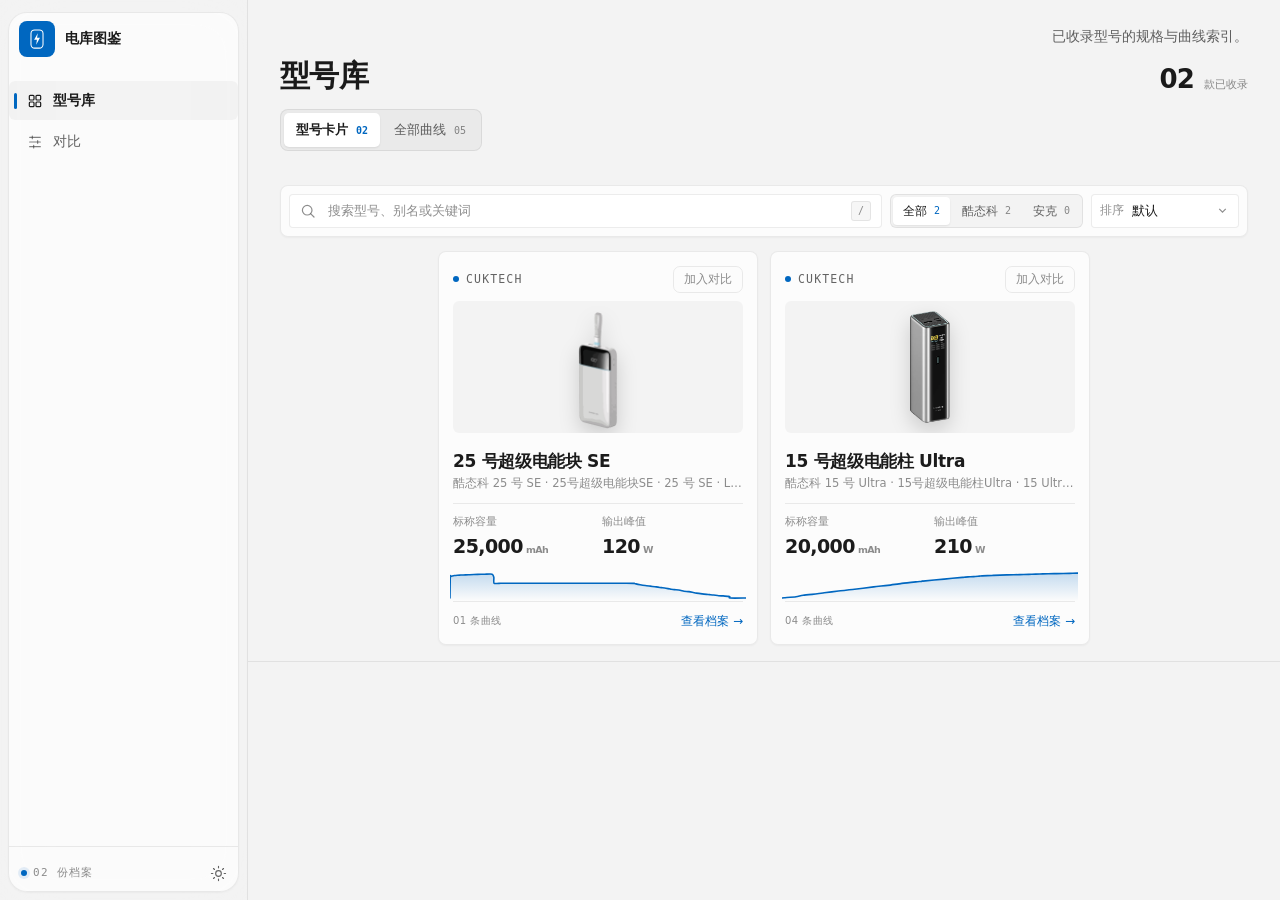
<file: index.html>
<!doctype html>
<html lang="zh-CN" data-theme="light">
<head>
  <meta charset="utf-8">
  <meta name="viewport" content="width=device-width, initial-scale=1">
  <meta name="color-scheme" content="light dark">
  <meta name="theme-color" content="#f3f3f3">
  <title>型号库 · 电库图鉴</title>
  <meta name="description" content="酷态科与安克充电宝的型号索引：容量、功率、接口、协议与曲线数量。">
  <meta property="og:type" content="website">
  <meta property="og:title" content="型号库 · 电库图鉴">
  <meta property="og:description" content="搜索、筛选、排序，进入每一款充电宝的完整档案。">
  <meta property="og:image" content="assets/img/og-cover.png">
  <link rel="icon" href="assets/img/favicon.svg?v=3" type="image/svg+xml">
  <link rel="apple-touch-icon" href="assets/img/apple-touch-icon.png">
  <link rel="stylesheet" href="assets/css/main.css?v=20261049">
  <link rel="stylesheet" href="assets/css/fluent.css?v=20261110">
  <script>
    (function () {
      document.documentElement.classList.add('js');
      try {
        var saved = localStorage.getItem('atlas-theme');
        if (saved === 'light' || saved === 'dark') document.documentElement.dataset.theme = saved;
      } catch (e) {}
    })();
  </script>
  <script src="assets/js/charts.js?v=20261107" defer></script>
  <script src="assets/js/app.js?v=20261111" defer></script>
</head>
<body data-page="library">
  <a class="skip-link" href="#main">跳到主要内容</a>

  <div class="ambient" aria-hidden="true">
    <span class="ambient-glow ambient-glow-a"></span>
    <span class="ambient-glow ambient-glow-b"></span>
    <span class="ambient-grid"></span>
    <span class="ambient-noise"></span>
  </div>

  <header class="site-header" id="top">
    <div class="header-inner">
      <a class="brand" href="index.html" aria-label="电库图鉴，返回型号库">
        <span class="brand-mark" aria-hidden="true">
          <svg viewBox="0 0 32 32" fill="none">
            <rect x="7.25" y="2.75" width="17.5" height="26.5" rx="5.25" stroke="currentColor" stroke-width="1.5"/>
            <path d="M17.2 7.8 11.8 17h4.1l-1.1 7.2 5.5-9.9h-4.2l1.1-6.5Z" fill="currentColor"/>
          </svg>
        </span>
        <span class="brand-type"><strong>电库图鉴</strong></span>
      </a>

      <nav class="desktop-nav" aria-label="主导航">
        <a href="index.html" class="nav-link is-active" aria-current="page"><svg class="nav-icon" viewBox="0 0 24 24" fill="none" stroke="currentColor" stroke-width="1.8" stroke-linecap="round" stroke-linejoin="round" aria-hidden="true"><rect x="3.5" y="3.5" width="7" height="7" rx="1.4"/><rect x="13.5" y="3.5" width="7" height="7" rx="1.4"/><rect x="3.5" y="13.5" width="7" height="7" rx="1.4"/><rect x="13.5" y="13.5" width="7" height="7" rx="1.4"/></svg><span>型号库</span></a>
        <a href="compare.html" class="nav-link"><svg class="nav-icon" viewBox="0 0 24 24" fill="none" stroke="currentColor" stroke-width="1.8" stroke-linecap="round" stroke-linejoin="round" aria-hidden="true"><path d="M4 5h16M4 12h16M4 19h16"/><path d="M8 3v4M16 10v4M10 17v4"/></svg><span>对比</span></a>
      </nav>

      <div class="header-tools">
        <span class="header-status" id="headerStatus"><i aria-hidden="true"></i><span data-header-status>档案就绪</span></span>
        <button class="icon-button theme-toggle" id="themeToggle" type="button" aria-label="切换浅色主题" title="切换主题">
          <svg class="icon-sun" viewBox="0 0 24 24" aria-hidden="true"><circle cx="12" cy="12" r="4"></circle><path d="M12 2v2M12 20v2M4.93 4.93l1.42 1.42M17.66 17.66l1.41 1.41M2 12h2M20 12h2M4.93 19.07l1.42-1.42M17.66 6.34l1.41-1.41"></path></svg>
          <svg class="icon-moon" viewBox="0 0 24 24" aria-hidden="true"><path d="M20.3 14.3A8.5 8.5 0 0 1 9.7 3.7 8.5 8.5 0 1 0 20.3 14.3Z"></path></svg>
        </button>
        <button class="icon-button menu-toggle" id="menuToggle" type="button" aria-label="打开菜单" aria-expanded="false" aria-controls="mobileMenu"><span></span><span></span></button>
      </div>
    </div>

    <div class="mobile-menu" id="mobileMenu" hidden>
      <nav aria-label="移动端导航">
        <a href="index.html">型号库</a>
        <a href="compare.html">对比</a>
        <a href="index.html?view=curves">全部曲线</a>
      </nav>
    </div>
  </header>

  <main id="main">
    <section class="section page-shell page-intro" id="library" aria-labelledby="libraryTitle">
      <div class="page-intro-row">
        <div>
          <h1 id="libraryTitle">型号库</h1>
        </div>
        <div class="page-intro-side">
          <p class="page-intro-lede">已收录型号的规格与曲线索引。</p>
          <div class="section-count"><strong data-library-count>00</strong><span>款已收录</span></div>
        </div>
      </div>

      <div class="library-viewbar">
        <div class="view-switch" role="tablist" aria-label="型号库视图">
          <button class="view-switch-button is-active" type="button" data-library-view="cards" role="tab" aria-selected="true">型号卡片 <span data-view-count="cards">00</span></button>
          <button class="view-switch-button" type="button" data-library-view="curves" role="tab" aria-selected="false">全部曲线 <span data-view-count="curves">00</span></button>
        </div>
      </div>

      <div class="library-toolbar" role="search">
        <label class="search-field" for="searchInput">
          <svg viewBox="0 0 20 20" aria-hidden="true"><circle cx="9" cy="9" r="6"></circle><path d="m13.5 13.5 4 4"></path></svg>
          <input id="searchInput" type="search" placeholder="搜索型号、别名或关键词" autocomplete="off">
          <kbd>/</kbd>
        </label>

        <div class="filter-pills" role="group" aria-label="按品牌筛选">
          <button class="filter-pill is-active" type="button" data-filter="all" aria-pressed="true">全部 <span data-filter-count="all">0</span></button>
          <button class="filter-pill" type="button" data-filter="cuktech" aria-pressed="false">酷态科 <span data-filter-count="cuktech">0</span></button>
          <button class="filter-pill" type="button" data-filter="anker" aria-pressed="false">安克 <span data-filter-count="anker">0</span></button>
        </div>

        <label class="sort-field" for="sortSelect" id="sortField">
          <span>排序</span>
          <select id="sortSelect">
            <option value="default">默认</option>
            <option value="capacity-desc">容量从高到低</option>
            <option value="energy-desc">能量从高到低</option>
            <option value="updated-desc">最近更新</option>
          </select>
          <svg viewBox="0 0 16 16" aria-hidden="true"><path d="m4 6 4 4 4-4"></path></svg>
        </label>
      </div>

      <div id="cardView">
        <div class="device-grid" id="deviceGrid" hidden></div>

        <div class="library-empty is-simple" id="libraryEmpty">
          <div class="empty-copy">
            <h3 id="emptyTitle">还没有收录型号。</h3>
            <p id="emptyCopy">数据更新后会显示在这里。</p>
            <div class="empty-actions">
              <button class="text-button" type="button" id="clearFilters" hidden>清除筛选</button>
            </div>
          </div>
        </div>
      </div>

      <div class="curve-view" id="curveView" hidden>
        <div class="curve-toolbar">
          <div class="curve-toolbar-head">
            <h2>全部曲线</h2>
            <p>叠加查看各型号曲线。</p>
          </div>
          <div class="curve-toolbar-filters">
            <label class="curve-select">类型
              <select id="curveKindFilter">
                <option value="all">全部</option>
                <option value="charge">充电</option>
                <option value="discharge">放电</option>
              </select>
            </label>
            <label class="curve-select">排序
              <select id="curveSort">
                <option value="default">按型号</option>
                <option value="peak-desc">峰值从高到低</option>
                <option value="speed-desc">30 分钟充入从高到低</option>
                <option value="time-asc">充满用时从短到长</option>
              </select>
            </label>
          </div>
        </div>

        <div class="curve-summary" id="curveSummary">
          <span><strong data-curve-count>00</strong> 条曲线</span>
          <span><strong data-curve-models>00</strong> 款型号</span>
          <span class="curve-summary-note" data-curve-note>等待曲线数据</span>
        </div>

        <div class="curve-explorer">
          <div class="chart-card curve-explorer-chart">
            <div class="chart-stage curve-overlay-stage" id="allCurveChart">
              <div class="placeholder-chart" aria-hidden="true">
                <span class="placeholder-y-label">功率 / W</span>
                <span class="placeholder-x-label">时间 / min</span>
                <span class="placeholder-grid"></span>
                <span class="placeholder-dash"></span>
                <span class="placeholder-crosshair"></span>
                <div class="placeholder-message">
                  <span class="placeholder-line" aria-hidden="true"></span>
                  <strong>还没有曲线</strong>
                  <small>在数据文件中添加曲线</small>
                </div>
              </div>
            </div>
            <div class="chart-card-foot">
              <div class="legend" id="allCurveLegend"></div>
              <p class="chart-condition">悬停查看同一时刻的数值。</p>
            </div>
          </div>

          <aside class="curve-index-card" aria-labelledby="curveIndexTitle">
            <div class="curve-index-head">
              <div>
                <h3 id="curveIndexTitle">曲线索引</h3>
              </div>
              <span class="mono-label" data-curve-count-label>00</span>
            </div>
            <div class="curve-index-list" id="curveList"></div>
            <div class="curve-index-empty" id="curveEmpty" hidden>
              <strong>没有匹配的曲线。</strong>
              <p>换一个品牌、型号关键词，或把曲线写入数据文件。</p>
              <button class="text-button" type="button" id="curveClearFilters">清除筛选</button>
            </div>
          </aside>
        </div>
      </div>
    </section>
  </main>

  <div class="compare-dock" id="compareDock" hidden>
    <div class="compare-dock-label"><span>对比</span><strong><span id="compareCount">0</span> / 3</strong></div>
    <div class="compare-dock-chips" id="compareChips"></div>
    <div class="compare-dock-actions">
      <button class="text-button" type="button" id="compareDockClear">清空</button>
      <a class="button button-primary button-small" href="compare.html" id="compareDockGo">开始对比</a>
    </div>
  </div>

  <div class="toast" id="toast" role="status" aria-live="polite"></div>
  <noscript><div class="noscript">这个站点需要 JavaScript 来读取档案数据。请开启 JavaScript 后刷新。</div></noscript>
</body>
</html>
</file>
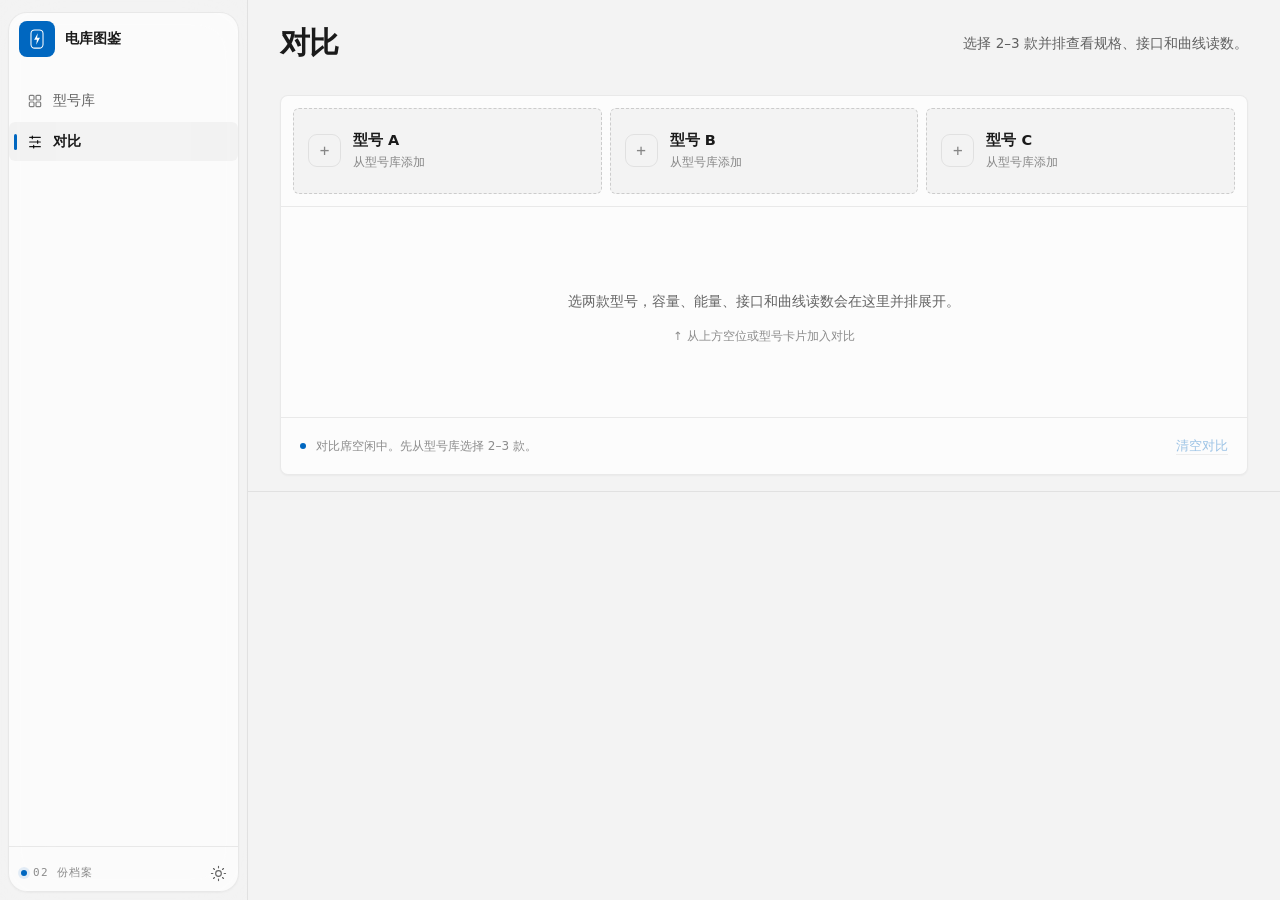
<file: compare.html>
<!doctype html>
<html lang="zh-CN" data-theme="light">
<head>
  <meta charset="utf-8">
  <meta name="viewport" content="width=device-width, initial-scale=1">
  <meta name="color-scheme" content="light dark">
  <meta name="theme-color" content="#f3f3f3">
  <title>对比 · 电库图鉴</title>
  <meta name="description" content="最多三款充电宝并排对比：容量、能量、输入输出功率、接口与曲线读数。">
  <meta property="og:type" content="website">
  <meta property="og:title" content="对比 · 电库图鉴">
  <meta property="og:description" content="三款以内，直接对表。">
  <meta property="og:image" content="assets/img/og-cover.png">
  <link rel="icon" href="assets/img/favicon.svg?v=3" type="image/svg+xml">
  <link rel="apple-touch-icon" href="assets/img/apple-touch-icon.png">
  <link rel="stylesheet" href="assets/css/main.css?v=20261049">
  <link rel="stylesheet" href="assets/css/fluent.css?v=20261110">
  <script>
    (function () {
      document.documentElement.classList.add('js');
      try {
        var saved = localStorage.getItem('atlas-theme');
        if (saved === 'light' || saved === 'dark') document.documentElement.dataset.theme = saved;
      } catch (e) {}
    })();
  </script>
  <script src="assets/js/charts.js?v=20261107" defer></script>
  <script src="assets/js/app.js?v=20261111" defer></script>
</head>
<body data-page="compare">
  <a class="skip-link" href="#main">跳到主要内容</a>

  <div class="ambient" aria-hidden="true">
    <span class="ambient-glow ambient-glow-a"></span>
    <span class="ambient-glow ambient-glow-b"></span>
    <span class="ambient-grid"></span>
    <span class="ambient-noise"></span>
  </div>

  <header class="site-header" id="top">
    <div class="header-inner">
      <a class="brand" href="index.html" aria-label="电库图鉴，返回型号库">
        <span class="brand-mark" aria-hidden="true">
          <svg viewBox="0 0 32 32" fill="none"><rect x="7.25" y="2.75" width="17.5" height="26.5" rx="5.25" stroke="currentColor" stroke-width="1.5"/><path d="M17.2 7.8 11.8 17h4.1l-1.1 7.2 5.5-9.9h-4.2l1.1-6.5Z" fill="currentColor"/></svg>
        </span>
        <span class="brand-type"><strong>电库图鉴</strong></span>
      </a>

      <nav class="desktop-nav" aria-label="主导航">
        <a href="index.html" class="nav-link"><svg class="nav-icon" viewBox="0 0 24 24" fill="none" stroke="currentColor" stroke-width="1.8" stroke-linecap="round" stroke-linejoin="round" aria-hidden="true"><rect x="3.5" y="3.5" width="7" height="7" rx="1.4"/><rect x="13.5" y="3.5" width="7" height="7" rx="1.4"/><rect x="3.5" y="13.5" width="7" height="7" rx="1.4"/><rect x="13.5" y="13.5" width="7" height="7" rx="1.4"/></svg><span>型号库</span></a>
        <a href="compare.html" class="nav-link is-active" aria-current="page"><svg class="nav-icon" viewBox="0 0 24 24" fill="none" stroke="currentColor" stroke-width="1.8" stroke-linecap="round" stroke-linejoin="round" aria-hidden="true"><path d="M4 5h16M4 12h16M4 19h16"/><path d="M8 3v4M16 10v4M10 17v4"/></svg><span>对比</span></a>
      </nav>

      <div class="header-tools">
        <span class="header-status" id="headerStatus"><i aria-hidden="true"></i><span data-header-status>档案就绪</span></span>
        <button class="icon-button theme-toggle" id="themeToggle" type="button" aria-label="切换浅色主题" title="切换主题">
          <svg class="icon-sun" viewBox="0 0 24 24" aria-hidden="true"><circle cx="12" cy="12" r="4"></circle><path d="M12 2v2M12 20v2M4.93 4.93l1.42 1.42M17.66 17.66l1.41 1.41M2 12h2M20 12h2M4.93 19.07l1.42-1.42M17.66 6.34l1.41-1.41"></path></svg>
          <svg class="icon-moon" viewBox="0 0 24 24" aria-hidden="true"><path d="M20.3 14.3A8.5 8.5 0 0 1 9.7 3.7 8.5 8.5 0 1 0 20.3 14.3Z"></path></svg>
        </button>
        <button class="icon-button menu-toggle" id="menuToggle" type="button" aria-label="打开菜单" aria-expanded="false" aria-controls="mobileMenu"><span></span><span></span></button>
      </div>
    </div>

    <div class="mobile-menu" id="mobileMenu" hidden>
      <nav aria-label="移动端导航">
        <a href="index.html">型号库</a>
        <a href="compare.html">对比</a>
      </nav>
    </div>
  </header>

  <main id="main">
    <section class="section page-shell page-intro" id="compare" aria-labelledby="compareTitle">
      <div class="page-intro-row">
        <div>
          <h1 id="compareTitle">对比</h1>
        </div>
        <p class="page-intro-lede">选择 2–3 款并排查看规格、接口和曲线读数。</p>
      </div>

      <div class="compare-shell">
        <div class="compare-slots" id="compareSlots">
          <button class="compare-slot is-empty" type="button" data-compare-add><span class="compare-slot-plus" aria-hidden="true">+</span><span><strong>型号 A</strong><small>从型号库添加</small></span></button>
          <button class="compare-slot is-empty" type="button" data-compare-add><span class="compare-slot-plus" aria-hidden="true">+</span><span><strong>型号 B</strong><small>从型号库添加</small></span></button>
          <button class="compare-slot is-empty" type="button" data-compare-add><span class="compare-slot-plus" aria-hidden="true">+</span><span><strong>型号 C</strong><small>从型号库添加</small></span></button>
        </div>

        <div class="compare-table-wrap">
          <div class="compare-empty">
            <p>选两款型号，容量、能量、接口和曲线读数会在这里并排展开。</p>
            <span class="compare-empty-hint">↑ 从上方空位或型号库加入对比</span>
          </div>
        </div>

        <div class="compare-foot">
          <p><span class="status-dot" aria-hidden="true"></span><span id="compareHint">对比席空闲中。先从型号库选择 2–3 款。</span></p>
          <button class="text-button" type="button" id="compareClear" disabled>清空对比</button>
        </div>
      </div>
    </section>
  </main>

  <div class="compare-dock" id="compareDock" hidden>
    <div class="compare-dock-label"><span>对比</span><strong><span id="compareCount">0</span> / 3</strong></div>
    <div class="compare-dock-chips" id="compareChips"></div>
    <div class="compare-dock-actions">
      <button class="text-button" type="button" id="compareDockClear">清空</button>
      <a class="button button-primary button-small" href="compare.html" id="compareDockGo">开始对比</a>
    </div>
  </div>

  <div class="toast" id="toast" role="status" aria-live="polite"></div>
  <noscript><div class="noscript">这个站点需要 JavaScript 来读取档案数据。请开启 JavaScript 后刷新。</div></noscript>
</body>
</html>
</file>
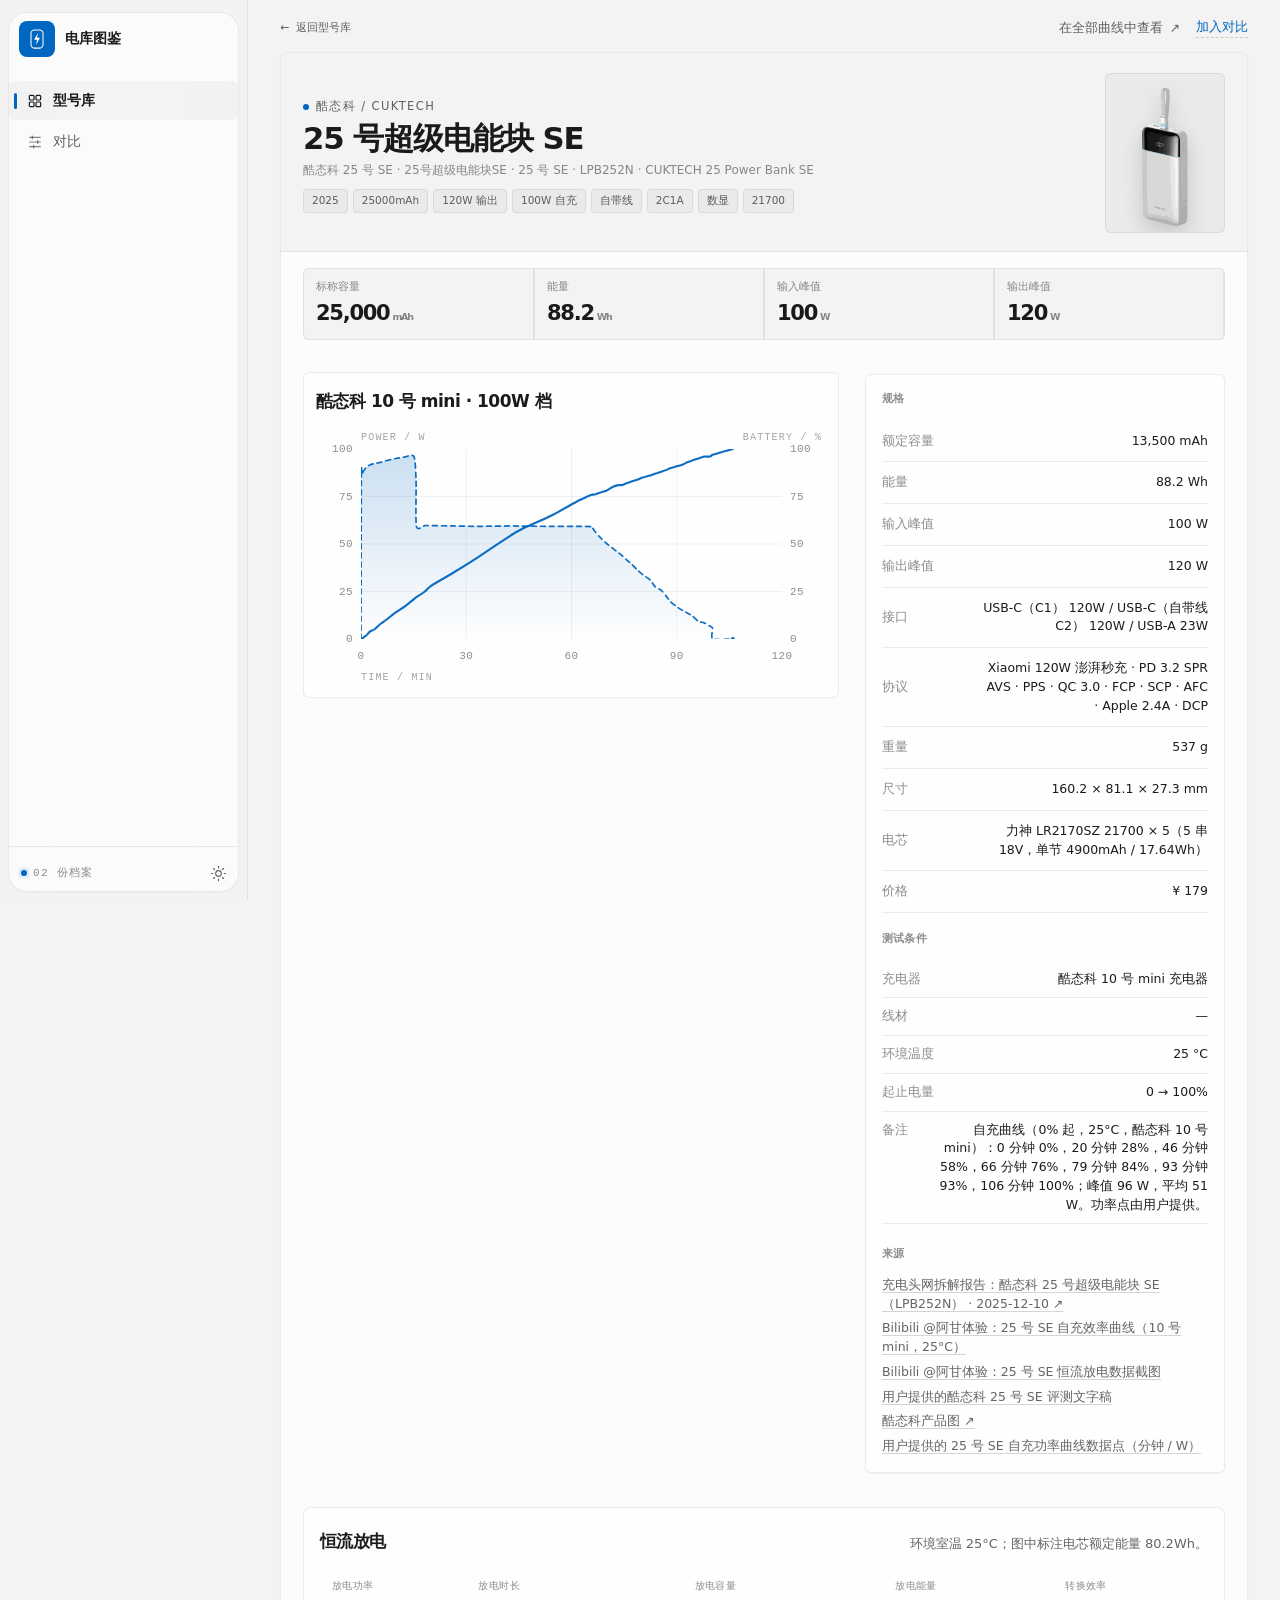
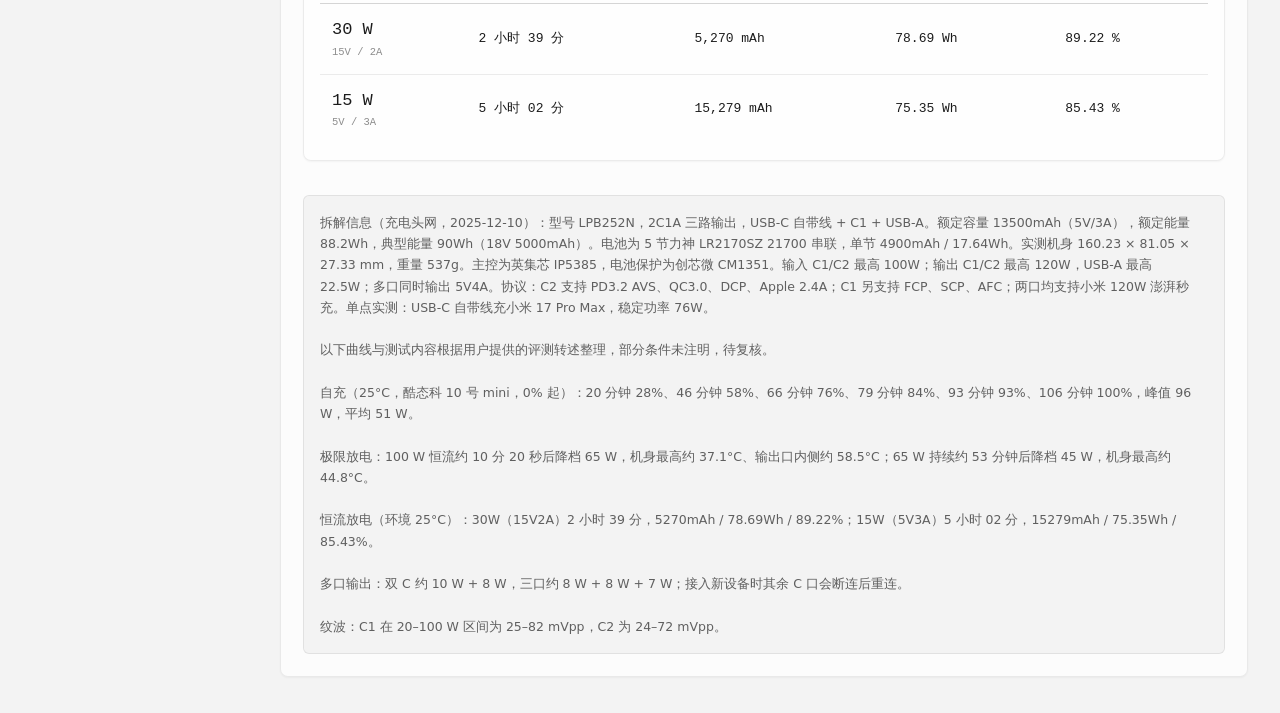
<file: device.html>
<!doctype html>
<html lang="zh-CN" data-theme="light">
<head>
  <meta charset="utf-8">
  <meta name="viewport" content="width=device-width, initial-scale=1">
  <meta name="color-scheme" content="light dark">
  <meta name="theme-color" content="#f3f3f3">
  <title>型号档案 · 电库图鉴</title>
  <meta name="description" content="单款充电宝的完整档案：规格、测试条件、充电曲线与来源。">
  <meta property="og:type" content="article">
  <meta property="og:title" content="型号档案 · 电库图鉴">
  <meta property="og:description" content="容量、功率、曲线和测试条件，一页读完。">
  <meta property="og:image" content="assets/img/og-cover.png">
  <link rel="icon" href="assets/img/favicon.svg?v=3" type="image/svg+xml">
  <link rel="apple-touch-icon" href="assets/img/apple-touch-icon.png">
  <link rel="stylesheet" href="assets/css/main.css?v=20261049">
  <link rel="stylesheet" href="assets/css/fluent.css?v=20261110">
  <script>
    (function () {
      document.documentElement.classList.add('js');
      try {
        var saved = localStorage.getItem('atlas-theme');
        if (saved === 'light' || saved === 'dark') document.documentElement.dataset.theme = saved;
      } catch (e) {}
    })();
  </script>
  <script src="assets/js/charts.js?v=20261107" defer></script>
  <script src="assets/js/app.js?v=20261111" defer></script>
</head>
<body data-page="device">
  <a class="skip-link" href="#main">跳到主要内容</a>

  <div class="ambient" aria-hidden="true">
    <span class="ambient-glow ambient-glow-a"></span>
    <span class="ambient-glow ambient-glow-b"></span>
    <span class="ambient-grid"></span>
    <span class="ambient-noise"></span>
  </div>

  <header class="site-header" id="top">
    <div class="header-inner">
      <a class="brand" href="index.html" aria-label="电库图鉴，返回型号库">
        <span class="brand-mark" aria-hidden="true">
          <svg viewBox="0 0 32 32" fill="none"><rect x="7.25" y="2.75" width="17.5" height="26.5" rx="5.25" stroke="currentColor" stroke-width="1.5"/><path d="M17.2 7.8 11.8 17h4.1l-1.1 7.2 5.5-9.9h-4.2l1.1-6.5Z" fill="currentColor"/></svg>
        </span>
        <span class="brand-type"><strong>电库图鉴</strong></span>
      </a>

      <nav class="desktop-nav" aria-label="主导航">
        <a href="index.html" class="nav-link is-active" aria-current="page"><svg class="nav-icon" viewBox="0 0 24 24" fill="none" stroke="currentColor" stroke-width="1.8" stroke-linecap="round" stroke-linejoin="round" aria-hidden="true"><rect x="3.5" y="3.5" width="7" height="7" rx="1.4"/><rect x="13.5" y="3.5" width="7" height="7" rx="1.4"/><rect x="3.5" y="13.5" width="7" height="7" rx="1.4"/><rect x="13.5" y="13.5" width="7" height="7" rx="1.4"/></svg><span>型号库</span></a>
        <a href="compare.html" class="nav-link"><svg class="nav-icon" viewBox="0 0 24 24" fill="none" stroke="currentColor" stroke-width="1.8" stroke-linecap="round" stroke-linejoin="round" aria-hidden="true"><path d="M4 5h16M4 12h16M4 19h16"/><path d="M8 3v4M16 10v4M10 17v4"/></svg><span>对比</span></a>
      </nav>

      <div class="header-tools">
        <span class="header-status" id="headerStatus"><i aria-hidden="true"></i><span data-header-status>档案就绪</span></span>
        <button class="icon-button theme-toggle" id="themeToggle" type="button" aria-label="切换浅色主题" title="切换主题">
          <svg class="icon-sun" viewBox="0 0 24 24" aria-hidden="true"><circle cx="12" cy="12" r="4"></circle><path d="M12 2v2M12 20v2M4.93 4.93l1.42 1.42M17.66 17.66l1.41 1.41M2 12h2M20 12h2M4.93 19.07l1.42-1.42M17.66 6.34l1.41-1.41"></path></svg>
          <svg class="icon-moon" viewBox="0 0 24 24" aria-hidden="true"><path d="M20.3 14.3A8.5 8.5 0 0 1 9.7 3.7 8.5 8.5 0 1 0 20.3 14.3Z"></path></svg>
        </button>
        <button class="icon-button menu-toggle" id="menuToggle" type="button" aria-label="打开菜单" aria-expanded="false" aria-controls="mobileMenu"><span></span><span></span></button>
      </div>
    </div>

    <div class="mobile-menu" id="mobileMenu" hidden>
      <nav aria-label="移动端导航">
        <a href="index.html">型号库</a>
        <a href="compare.html">对比</a>
      </nav>
    </div>
  </header>

  <main id="main">
    <section class="section page-shell device-detail-page" aria-label="型号档案">
      <div class="page-back">
        <a href="index.html"><span aria-hidden="true">←</span> 返回型号库</a>
        <div class="dossier-links">
          <a id="dossierCurvesLink" href="index.html?view=curves">在全部曲线中查看 <span aria-hidden="true">↗</span></a>
          <button class="dossier-compare" type="button" id="dossierCompare" aria-pressed="false">加入对比</button>
        </div>
      </div>
      <div class="device-detail" id="deviceDetail">
        <div class="device-missing">
          <h1>正在读取档案…</h1>
          <p>正在读取型号数据。</p>
        </div>
      </div>
    </section>
  </main>

  <div class="compare-dock" id="compareDock" hidden>
    <div class="compare-dock-label"><span>对比</span><strong><span id="compareCount">0</span> / 3</strong></div>
    <div class="compare-dock-chips" id="compareChips"></div>
    <div class="compare-dock-actions">
      <button class="text-button" type="button" id="compareDockClear">清空</button>
      <a class="button button-primary button-small" href="compare.html" id="compareDockGo">开始对比</a>
    </div>
  </div>

  <div class="toast" id="toast" role="status" aria-live="polite"></div>
  <noscript><div class="noscript">这个站点需要 JavaScript 来读取档案数据。请开启 JavaScript 后刷新。</div></noscript>
</body>
</html>
</file>
<file: assets/css/main.css>
/* =========================================================
   电库图鉴 / POWERBANK ATLAS
   Static visual system — no build step required.
   ========================================================= */

:root {
  --font-sans: "Inter", "SF Pro Display", -apple-system, BlinkMacSystemFont,
    "Segoe UI Variable Display", "Segoe UI", "PingFang SC", "Hiragino Sans GB",
    "Microsoft YaHei UI", "Microsoft YaHei", sans-serif;
  --font-mono: "SFMono-Regular", "Cascadia Code", "Roboto Mono", "IBM Plex Mono",
    Consolas, "Liberation Mono", monospace;

  --bg: #08090a;
  --bg-soft: #0b0d0e;
  --surface: #101214;
  --surface-2: #15181a;
  --surface-3: #1b1f20;
  --glass: rgba(9, 11, 12, 0.76);
  --text: #f3f4ed;
  --muted: #9aa099;
  --muted-2: #6f766f;
  --line: rgba(255, 255, 255, 0.09);
  --line-strong: rgba(255, 255, 255, 0.17);
  --grid-line: rgba(255, 255, 255, 0.055);
  --accent: #d7ff4f;
  --accent-text: #d7ff4f;
  --accent-ink: #121603;
  --accent-soft: rgba(215, 255, 79, 0.11);
  --cyan: #63c8ff;
  --cyan-soft: rgba(99, 200, 255, 0.11);
  --danger: #ff7b6b;
  --shadow-lg: 0 40px 100px -55px rgba(0, 0, 0, 0.9);
  --shadow-sm: 0 14px 34px -22px rgba(0, 0, 0, 0.8);
  --radius-lg: 30px;
  --radius-md: 20px;
  --radius-sm: 14px;
  --header-height: 68px;
  --ease: cubic-bezier(0.22, 1, 0.36, 1);
}

[data-theme="light"] {
  --bg: #f1efe7;
  --bg-soft: #e9e6dc;
  --surface: #fbfaf4;
  --surface-2: #f4f2e9;
  --surface-3: #eae7dc;
  --glass: rgba(247, 245, 237, 0.8);
  --text: #14150f;
  --muted: #646a60;
  --muted-2: #8b9087;
  --line: rgba(18, 20, 14, 0.12);
  --line-strong: rgba(18, 20, 14, 0.23);
  --grid-line: rgba(18, 20, 14, 0.075);
  --accent: #c9f227;
  --accent-text: #5c7800;
  --accent-ink: #111500;
  --accent-soft: rgba(131, 163, 0, 0.12);
  --cyan: #087eae;
  --cyan-soft: rgba(8, 126, 174, 0.1);
  --shadow-lg: 0 40px 90px -60px rgba(39, 42, 25, 0.5);
  --shadow-sm: 0 16px 36px -28px rgba(39, 42, 25, 0.38);
}

*,
*::before,
*::after {
  box-sizing: border-box;
}

html {
  scroll-behavior: smooth;
  scroll-padding-top: 112px;
  -webkit-text-size-adjust: 100%;
}

body {
  margin: 0;
  background: var(--bg);
  color: var(--text);
  font-family: var(--font-sans);
  font-size: 16px;
  line-height: 1.6;
  -webkit-font-smoothing: antialiased;
  text-rendering: optimizeLegibility;
  overflow-x: hidden;
}

body.is-locked {
  overflow: hidden;
}

::selection {
  background: var(--accent);
  color: var(--accent-ink);
}

h1,
h2,
h3,
p,
dl,
dd,
pre {
  margin: 0;
}

button,
input,
select {
  font: inherit;
  color: inherit;
}

button,
a {
  -webkit-tap-highlight-color: transparent;
}

button {
  border: 0;
  background: none;
  cursor: pointer;
}

a {
  color: inherit;
  text-decoration: none;
}

svg {
  display: block;
}

img {
  max-width: 100%;
}

code,
kbd,
pre {
  font-family: var(--font-mono);
}

[hidden] {
  display: none !important;
}

:focus-visible {
  outline: 2px solid var(--accent);
  outline-offset: 3px;
}

.sr-only {
  position: absolute !important;
  width: 1px;
  height: 1px;
  padding: 0;
  margin: -1px;
  overflow: hidden;
  clip: rect(0, 0, 0, 0);
  white-space: nowrap;
  border: 0;
}

.skip-link {
  position: fixed;
  top: 12px;
  left: 12px;
  z-index: 200;
  padding: 12px 18px;
  border-radius: 10px;
  background: var(--accent);
  color: var(--accent-ink);
  font-weight: 700;
  transform: translateY(-160%);
  transition: transform 0.2s ease;
}

.skip-link:focus {
  transform: translateY(0);
}

/* ---------- Ambient backdrop ---------- */

.ambient {
  position: fixed;
  inset: 0;
  z-index: -1;
  pointer-events: none;
  overflow: hidden;
}

.ambient-glow {
  position: absolute;
  width: 44vw;
  height: 44vw;
  min-width: 420px;
  min-height: 420px;
  border-radius: 50%;
  filter: blur(120px);
  opacity: 0.17;
}

.ambient-glow-a {
  top: -20vw;
  right: -8vw;
  background: #c8f53c;
  animation: ambient-drift 18s var(--ease) infinite alternate;
}

.ambient-glow-b {
  bottom: -25vw;
  left: -12vw;
  background: #1b93b7;
  opacity: 0.12;
  animation: ambient-drift 24s var(--ease) infinite alternate-reverse;
}

.ambient-grid {
  position: absolute;
  inset: 0;
  background-image:
    linear-gradient(var(--grid-line) 1px, transparent 1px),
    linear-gradient(90deg, var(--grid-line) 1px, transparent 1px);
  background-size: 88px 88px;
  mask-image: radial-gradient(ellipse 85% 60% at 60% 0%, #000 10%, transparent 78%);
  -webkit-mask-image: radial-gradient(ellipse 85% 60% at 60% 0%, #000 10%, transparent 78%);
  opacity: 0.8;
}

.ambient-noise {
  position: absolute;
  inset: 0;
  opacity: 0.035;
  background-image: url("data:image/svg+xml,%3Csvg viewBox='0 0 180 180' xmlns='http://www.w3.org/2000/svg'%3E%3Cfilter id='n'%3E%3CfeTurbulence type='fractalNoise' baseFrequency='.92' numOctaves='4' stitchTiles='stitch'/%3E%3C/filter%3E%3Crect width='100%25' height='100%25' filter='url(%23n)'/%3E%3C/svg%3E");
}

[data-theme="light"] .ambient-glow {
  opacity: 0.2;
}

[data-theme="light"] .ambient-glow-b {
  opacity: 0.12;
}

[data-theme="light"] .ambient-noise {
  opacity: 0.025;
}

@keyframes ambient-drift {
  from { transform: translate3d(0, 0, 0) scale(1); }
  to { transform: translate3d(-5vw, 4vw, 0) scale(1.12); }
}

/* ---------- Shared type ---------- */

.mono-label {
  display: inline-block;
  font-family: var(--font-mono);
  font-size: 10px;
  font-weight: 500;
  letter-spacing: 0.16em;
  line-height: 1.5;
  text-transform: uppercase;
  color: var(--muted-2);
}

.eyebrow {
  display: flex;
  align-items: center;
  gap: 10px;
  font-family: var(--font-mono);
  font-size: 10px;
  font-weight: 500;
  letter-spacing: 0.19em;
  line-height: 1.5;
  text-transform: uppercase;
  color: var(--muted);
}

.eyebrow-dot {
  width: 7px;
  height: 7px;
  border-radius: 50%;
  background: var(--accent);
  box-shadow: 0 0 0 4px var(--accent-soft);
}

.section-index {
  color: var(--accent-text);
}

.page-shell {
  width: 100%;
  max-width: 1344px;
  margin: 0 auto;
  padding-left: 32px;
  padding-right: 32px;
}

/* ---------- Buttons ---------- */

.button {
  display: inline-flex;
  align-items: center;
  justify-content: center;
  gap: 10px;
  min-height: 52px;
  padding: 0 24px;
  border: 1px solid transparent;
  border-radius: 999px;
  font-size: 14px;
  font-weight: 650;
  letter-spacing: -0.01em;
  white-space: nowrap;
  transition:
    transform 0.35s var(--ease),
    background 0.25s ease,
    border-color 0.25s ease,
    color 0.25s ease,
    box-shadow 0.35s var(--ease);
}

.button svg {
  width: 18px;
  height: 18px;
  fill: none;
  stroke: currentColor;
  stroke-width: 1.6;
  stroke-linecap: round;
  stroke-linejoin: round;
  transition: transform 0.35s var(--ease);
}

.button:hover {
  transform: translateY(-2px);
}

.button:hover svg {
  transform: translateX(3px);
}

.button-primary {
  background: var(--accent);
  color: var(--accent-ink);
  box-shadow: 0 0 0 1px rgba(215, 255, 79, 0.2), 0 12px 30px -16px rgba(215, 255, 79, 0.55);
}

.button-primary:hover {
  background: #e1ff7b;
}

[data-theme="light"] .button-primary:hover {
  background: #d7ff55;
}

.button-ghost {
  border-color: var(--line-strong);
  background: transparent;
  color: var(--text);
}

.button-ghost:hover {
  border-color: var(--text);
  background: var(--surface-2);
}

.button-small {
  min-height: 44px;
  padding: 0 19px;
  font-size: 13px;
}

.text-button {
  padding: 4px 0;
  color: var(--muted);
  font-size: 13px;
  text-decoration: underline;
  text-decoration-color: var(--line-strong);
  text-underline-offset: 4px;
  transition: color 0.2s ease;
}

.text-button:hover {
  color: var(--text);
}

.text-button:disabled {
  opacity: 0.38;
  cursor: not-allowed;
}

.status-dot {
  display: inline-block;
  width: 6px;
  height: 6px;
  margin-right: 10px;
  border-radius: 50%;
  background: var(--accent);
  vertical-align: 1px;
}

/* ---------- Header ---------- */

.site-header {
  position: sticky;
  top: 0;
  z-index: 60;
  padding: 14px 20px 0;
  background: linear-gradient(180deg, var(--bg) 0%, color-mix(in srgb, var(--bg) 82%, transparent) 62%, transparent 100%);
}

.header-inner {
  position: relative;
  display: flex;
  align-items: center;
  gap: 34px;
  width: 100%;
  max-width: 1380px;
  height: var(--header-height);
  margin: 0 auto;
  padding: 0 12px 0 20px;
  border: 1px solid var(--line);
  border-radius: 19px;
  background: var(--glass);
  box-shadow: var(--shadow-sm);
  backdrop-filter: blur(20px) saturate(120%);
  -webkit-backdrop-filter: blur(20px) saturate(120%);
}

.brand {
  display: flex;
  flex-shrink: 0;
  align-items: center;
  gap: 11px;
}

.brand-mark {
  display: grid;
  width: 36px;
  height: 36px;
  place-items: center;
  border: 1px solid var(--line-strong);
  border-radius: 11px;
  background: var(--surface-2);
  color: var(--accent-text);
}

.brand-mark svg {
  width: 22px;
  height: 22px;
}

.brand-type {
  display: flex;
  flex-direction: column;
  gap: 1px;
}

.brand-type strong {
  font-size: 15px;
  font-weight: 750;
  letter-spacing: 0.04em;
  line-height: 1.25;
}

.brand-type small {
  font-family: var(--font-mono);
  font-size: 7.5px;
  letter-spacing: 0.19em;
  line-height: 1.5;
  color: var(--muted-2);
}

.desktop-nav {
  display: flex;
  align-items: center;
  gap: 2px;
  margin-left: auto;
}

.nav-link {
  position: relative;
  padding: 9px 13px;
  border-radius: 9px;
  font-size: 12.5px;
  font-weight: 550;
  color: var(--muted);
  transition: color 0.2s ease, background 0.2s ease;
}

.nav-link::after {
  content: "";
  position: absolute;
  bottom: 3px;
  left: 50%;
  width: 3px;
  height: 3px;
  border-radius: 50%;
  background: var(--accent);
  opacity: 0;
  transform: translateX(-50%) scale(0);
  transition: opacity 0.2s ease, transform 0.2s ease;
}

.nav-link:hover,
.nav-link.is-active {
  color: var(--text);
  background: var(--surface-2);
}

.nav-link.is-active::after {
  opacity: 1;
  transform: translateX(-50%) scale(1);
}

.header-tools {
  display: flex;
  align-items: center;
  gap: 8px;
  margin-left: 10px;
}

.header-status {
  display: flex;
  align-items: center;
  gap: 7px;
  margin-right: 5px;
  font-family: var(--font-mono);
  font-size: 8.5px;
  letter-spacing: 0.12em;
  text-transform: uppercase;
  color: var(--muted-2);
  white-space: nowrap;
}

.header-status i {
  width: 5px;
  height: 5px;
  border-radius: 50%;
  background: var(--accent);
  box-shadow: 0 0 0 3px var(--accent-soft);
  animation: status-pulse 2.8s ease-in-out infinite;
}

@keyframes status-pulse {
  0%, 100% { opacity: 1; }
  50% { opacity: 0.4; }
}

.icon-button {
  display: grid;
  width: 38px;
  height: 38px;
  flex: 0 0 auto;
  place-items: center;
  border: 1px solid var(--line);
  border-radius: 10px;
  background: transparent;
  color: var(--muted);
  transition: color 0.2s ease, background 0.2s ease, border-color 0.2s ease;
}

.icon-button:hover {
  border-color: var(--line-strong);
  background: var(--surface-2);
  color: var(--text);
}

.theme-toggle svg {
  width: 17px;
  height: 17px;
  fill: none;
  stroke: currentColor;
  stroke-width: 1.6;
  stroke-linecap: round;
  stroke-linejoin: round;
}

[data-theme="dark"] .icon-sun,
[data-theme="light"] .icon-moon {
  display: none;
}

.menu-toggle {
  display: none;
  gap: 4px;
}

.menu-toggle span {
  display: block;
  width: 15px;
  height: 1.5px;
  background: currentColor;
  transition: transform 0.25s ease;
}

.menu-toggle[aria-expanded="true"] span:first-child {
  transform: translateY(2.75px) rotate(45deg);
}

.menu-toggle[aria-expanded="true"] span:last-child {
  transform: translateY(-2.75px) rotate(-45deg);
}

.mobile-menu {
  position: fixed;
  top: 96px;
  right: 20px;
  left: 20px;
  z-index: 59;
  max-width: 520px;
  margin-left: auto;
  padding: 15px;
  border: 1px solid var(--line);
  border-radius: 20px;
  background: var(--glass);
  box-shadow: var(--shadow-lg);
  backdrop-filter: blur(24px);
  -webkit-backdrop-filter: blur(24px);
  animation: menu-in 0.25s var(--ease);
}

@keyframes menu-in {
  from { opacity: 0; transform: translateY(-8px); }
  to { opacity: 1; transform: translateY(0); }
}

.mobile-menu nav {
  display: flex;
  flex-direction: column;
}

.mobile-menu nav a {
  display: flex;
  align-items: center;
  justify-content: space-between;
  padding: 14px 10px;
  border-bottom: 1px solid var(--line);
  font-size: 18px;
  font-weight: 600;
}

.mobile-menu nav a span {
  font-family: var(--font-mono);
  font-size: 10px;
  color: var(--muted-2);
}

.mobile-menu-note {
  padding: 16px 10px 6px;
  font-family: var(--font-mono);
  font-size: 9px;
  line-height: 1.8;
  letter-spacing: 0.12em;
  color: var(--muted-2);
}

/* ---------- Hero ---------- */

.hero {
  display: grid;
  grid-template-columns: minmax(0, 1.06fr) minmax(0, 0.94fr);
  gap: clamp(40px, 6vw, 92px);
  align-items: center;
  min-height: calc(100vh - 90px);
  padding-top: clamp(52px, 7vw, 100px);
  padding-bottom: clamp(62px, 8vw, 110px);
}

.hero-copy {
  position: relative;
  z-index: 1;
}

.hero-eyebrow {
  margin-bottom: 27px;
  animation: rise-in 0.7s var(--ease) both;
}

.hero h1 {
  margin-left: -0.055em;
  font-size: clamp(4.4rem, 8.2vw, 8.2rem);
  font-weight: 800;
  letter-spacing: -0.075em;
  line-height: 0.86;
  animation: rise-in 0.85s 0.06s var(--ease) both;
}

.hero-accent {
  position: relative;
  color: var(--accent-text);
  text-shadow: 0 0 70px color-mix(in srgb, var(--accent) 20%, transparent);
}

.hero-accent::after {
  content: "";
  position: absolute;
  right: 0.02em;
  bottom: 0.01em;
  left: 0.05em;
  height: 0.035em;
  border-radius: 999px;
  background: var(--accent);
  opacity: 0.55;
  transform: scaleX(0.86);
  transform-origin: right;
}

.hero-period {
  color: var(--accent-text);
}

.hero-lede {
  max-width: 510px;
  margin-top: 32px;
  font-size: 16px;
  line-height: 1.95;
  color: var(--muted);
  animation: rise-in 0.8s 0.14s var(--ease) both;
}

.hero-actions {
  display: flex;
  flex-wrap: wrap;
  gap: 11px;
  margin-top: 33px;
  animation: rise-in 0.8s 0.2s var(--ease) both;
}

.hero-support {
  display: flex;
  flex-wrap: wrap;
  align-items: center;
  gap: 10px;
  margin-top: 36px;
  animation: rise-in 0.8s 0.26s var(--ease) both;
}

.support-chip {
  padding: 5px 11px;
  border: 1px solid var(--line);
  border-radius: 999px;
  font-size: 11px;
  font-weight: 600;
  color: var(--muted);
}

.support-divider {
  width: 1px;
  height: 16px;
  margin: 0 4px;
  background: var(--line-strong);
}

.support-note {
  font-family: var(--font-mono);
  font-size: 9px;
  letter-spacing: 0.13em;
  color: var(--muted-2);
}

@keyframes rise-in {
  from { opacity: 0; transform: translateY(24px); }
  to { opacity: 1; transform: translateY(0); }
}

/* ---------- Hero instrument ---------- */

.hero-visual {
  position: relative;
  width: 100%;
  max-width: 540px;
  margin-left: auto;
  padding: 30px 18px;
  animation: rise-in 1s 0.15s var(--ease) both;
}

.visual-index {
  position: absolute;
  top: 0;
  left: 20px;
}

.visual-caption {
  position: absolute;
  right: -10px;
  bottom: 26px;
  font-family: var(--font-mono);
  font-size: 8px;
  line-height: 1.8;
  letter-spacing: 0.12em;
  text-align: right;
  color: var(--muted-2);
}

.instrument {
  position: relative;
  padding: 24px;
  border: 1px solid var(--line-strong);
  border-radius: var(--radius-lg);
  background:
    radial-gradient(ellipse 85% 55% at 90% 0%, var(--accent-soft), transparent 66%),
    linear-gradient(145deg, var(--surface-2) 0%, var(--surface) 52%, var(--bg-soft) 100%);
  box-shadow: var(--shadow-lg), inset 0 1px 0 rgba(255, 255, 255, 0.08);
  overflow: hidden;
}

.instrument::before {
  content: "";
  position: absolute;
  inset: 0;
  border-radius: inherit;
  background: linear-gradient(120deg, rgba(255, 255, 255, 0.07), transparent 28%);
  pointer-events: none;
}

.instrument-head {
  position: relative;
  z-index: 1;
  display: flex;
  align-items: flex-start;
  justify-content: space-between;
  gap: 20px;
}

.instrument-head h2 {
  margin-top: 6px;
  font-size: 22px;
  font-weight: 700;
  letter-spacing: -0.03em;
}

.standby-pill {
  display: flex;
  align-items: center;
  gap: 6px;
  padding: 5px 9px;
  border: 1px solid var(--line);
  border-radius: 999px;
  font-family: var(--font-mono);
  font-size: 7.5px;
  letter-spacing: 0.14em;
  color: var(--muted-2);
  white-space: nowrap;
}

.standby-pill i {
  width: 4px;
  height: 4px;
  border-radius: 50%;
  background: var(--muted-2);
}

.instrument-plot {
  position: relative;
  height: 292px;
  margin-top: 22px;
  border: 1px solid var(--line);
  border-radius: 18px;
  background:
    linear-gradient(180deg, color-mix(in srgb, var(--surface-3) 65%, transparent), transparent),
    var(--bg-soft);
  overflow: hidden;
}

.plot-grid {
  position: absolute;
  inset: 22px 18px 30px 42px;
  background-image:
    linear-gradient(var(--grid-line) 1px, transparent 1px),
    linear-gradient(90deg, var(--grid-line) 1px, transparent 1px);
  background-size: 100% 25%, 20% 100%;
  border-bottom: 1px solid var(--line);
  border-left: 1px solid var(--line);
}

.plot-axis {
  position: absolute;
  z-index: 2;
  font-family: var(--font-mono);
  font-size: 7.5px;
  letter-spacing: 0.08em;
  color: var(--muted-2);
  text-transform: uppercase;
}

.plot-axis-y {
  top: 27px;
  left: 12px;
  writing-mode: vertical-rl;
  transform: rotate(180deg);
}

.plot-axis-x {
  right: 18px;
  bottom: 10px;
}

.plot-scale {
  position: absolute;
  left: 16px;
  z-index: 2;
  font-family: var(--font-mono);
  font-size: 7px;
  color: var(--muted-2);
}

.plot-scale-top { top: 20px; }
.plot-scale-mid { top: 46%; }
.plot-scale-bottom { bottom: 32px; }

.plot-empty {
  position: absolute;
  top: 50%;
  left: 54%;
  z-index: 2;
  display: flex;
  flex-direction: column;
  align-items: center;
  gap: 4px;
  padding: 20px 24px;
  text-align: center;
  transform: translate(-50%, -50%);
}

.plot-empty-mark {
  display: grid;
  width: 52px;
  height: 52px;
  margin-bottom: 6px;
  place-items: center;
  border: 1px dashed var(--line-strong);
  border-radius: 50%;
  color: var(--accent-text);
  background: var(--accent-soft);
}

.plot-empty-mark svg {
  width: 32px;
  height: 32px;
}

.plot-empty strong {
  font-size: 12px;
  font-weight: 600;
  letter-spacing: 0.02em;
}

.plot-empty small {
  font-family: var(--font-mono);
  font-size: 7px;
  letter-spacing: 0.18em;
  color: var(--muted-2);
}

.scanline {
  position: absolute;
  top: 0;
  bottom: 0;
  left: 8%;
  z-index: 3;
  width: 1px;
  background: linear-gradient(180deg, transparent, var(--accent), transparent);
  opacity: 0.5;
  box-shadow: 0 0 18px var(--accent);
  animation: scan 6.5s var(--ease) infinite;
}

@keyframes scan {
  0% { left: 8%; opacity: 0; }
  12% { opacity: 0.5; }
  82% { opacity: 0.5; }
  100% { left: 92%; opacity: 0; }
}

.instrument-readouts {
  display: grid;
  grid-template-columns: repeat(3, 1fr);
  margin-top: 20px;
  border-top: 1px solid var(--line);
}

.readout {
  padding: 16px 7px 2px;
}

.readout + .readout {
  padding-left: 16px;
  border-left: 1px solid var(--line);
}

.readout > span {
  display: block;
  font-size: 9.5px;
  color: var(--muted-2);
}

.readout strong {
  display: flex;
  align-items: baseline;
  gap: 3px;
  margin-top: 4px;
  font-family: var(--font-mono);
  font-size: 21px;
  font-weight: 500;
  letter-spacing: -0.04em;
}

.readout small {
  font-family: var(--font-mono);
  font-size: 8px;
  letter-spacing: 0.03em;
  color: var(--muted-2);
}

.float-card {
  position: absolute;
  z-index: 4;
  display: flex;
  flex-direction: column;
  gap: 3px;
  min-width: 122px;
  padding: 12px 15px;
  border: 1px solid var(--line-strong);
  border-radius: 14px;
  background: var(--glass);
  box-shadow: var(--shadow-sm);
  backdrop-filter: blur(16px);
  -webkit-backdrop-filter: blur(16px);
}

.float-card strong {
  font-family: var(--font-mono);
  font-size: 18px;
  font-weight: 500;
  letter-spacing: -0.04em;
}

.float-card small {
  font-size: 8px;
  color: var(--muted-2);
}

.float-card-a {
  top: 15%;
  right: -20px;
  transform: rotate(3.5deg);
  animation: float-a 7s ease-in-out infinite;
}

.float-card-b {
  bottom: 14%;
  left: -28px;
  transform: rotate(-3deg);
  animation: float-b 8s ease-in-out infinite;
}

@keyframes float-a {
  0%, 100% { transform: rotate(3.5deg) translateY(0); }
  50% { transform: rotate(3.5deg) translateY(-8px); }
}

@keyframes float-b {
  0%, 100% { transform: rotate(-3deg) translateY(0); }
  50% { transform: rotate(-3deg) translateY(7px); }
}

/* ---------- Marquee ---------- */

.marquee {
  display: flex;
  width: 100%;
  max-width: 100vw;
  padding: 14px 0;
  border-top: 1px solid var(--line);
  border-bottom: 1px solid var(--line);
  overflow: hidden;
  user-select: none;
}

.marquee-track {
  display: flex;
  flex: 0 0 auto;
  align-items: center;
  gap: 34px;
  padding-right: 34px;
  font-family: var(--font-mono);
  font-size: 9.5px;
  letter-spacing: 0.24em;
  color: var(--muted-2);
  white-space: nowrap;
  animation: marquee 34s linear infinite;
}

.marquee-track i {
  width: 4px;
  height: 4px;
  border-radius: 50%;
  background: var(--accent);
  opacity: 0.7;
}

@keyframes marquee {
  to { transform: translateX(-100%); }
}

/* ---------- Stats ---------- */

.stats {
  display: grid;
  grid-template-columns: repeat(4, 1fr);
  margin-top: 0;
  border-bottom: 1px solid var(--line);
}

.stat-cell {
  display: flex;
  flex-direction: column;
  min-height: 166px;
  padding: 31px 30px 27px;
}

.stat-cell + .stat-cell {
  border-left: 1px solid var(--line);
}

.stat-label {
  font-size: 11px;
  color: var(--muted-2);
}

.stat-value {
  margin-top: auto;
  font-family: var(--font-mono);
  font-size: clamp(2.3rem, 4vw, 3.5rem);
  font-weight: 400;
  letter-spacing: -0.075em;
  line-height: 1;
}

.stat-value-text {
  font-size: clamp(1.5rem, 2.7vw, 2.1rem);
  line-height: 1.12;
  letter-spacing: -0.05em;
}

.stat-unit {
  margin-top: 8px;
  font-family: var(--font-mono);
  font-size: 7.5px;
  letter-spacing: 0.18em;
  color: var(--muted-2);
}

.stat-cell-note {
  background: linear-gradient(135deg, var(--accent-soft), transparent 70%);
}

/* ---------- Sections ---------- */

.section {
  padding-top: clamp(84px, 10vw, 138px);
  padding-bottom: clamp(84px, 10vw, 138px);
}



.section + .section {
  border-top: 1px solid var(--line);
}

.section-heading {
  display: grid;
  grid-template-columns: minmax(0, 1.2fr) minmax(260px, 0.55fr);
  gap: 40px;
  align-items: end;
  margin-bottom: 50px;
}

.section-heading-inline {
  align-items: end;
}

.section-heading h2 {
  margin-top: 14px;
  font-size: clamp(2.9rem, 5.4vw, 4.9rem);
  font-weight: 750;
  letter-spacing: -0.065em;
  line-height: 0.98;
}

.section-heading .section-lede {
  max-width: 440px;
  padding-bottom: 7px;
  justify-self: end;
  font-size: 14px;
  line-height: 1.9;
  color: var(--muted);
}

.section-count {
  display: flex;
  align-items: baseline;
  gap: 10px;
  padding-bottom: 9px;
  justify-self: end;
}

.section-count strong {
  font-family: var(--font-mono);
  font-size: clamp(2.4rem, 4vw, 3.7rem);
  font-weight: 400;
  letter-spacing: -0.07em;
  line-height: 1;
  color: var(--accent-text);
}

.section-count span {
  font-size: 11px;
  color: var(--muted-2);
}

/* ---------- Brand cards ---------- */

.brand-grid {
  display: grid;
  grid-template-columns: repeat(2, minmax(0, 1fr));
  gap: 20px;
}

.brand-card {
  --brand-accent: var(--accent);
  position: relative;
  display: flex;
  flex-direction: column;
  min-height: 352px;
  padding: 27px 30px 26px;
  border: 1px solid var(--line);
  border-radius: var(--radius-lg);
  background:
    radial-gradient(ellipse 60% 70% at 100% 0%, color-mix(in srgb, var(--brand-accent) 13%, transparent), transparent 65%),
    linear-gradient(145deg, var(--surface-2), var(--surface));
  color: var(--text);
  text-align: left;
  overflow: hidden;
  transition: transform 0.5s var(--ease), border-color 0.3s ease, box-shadow 0.5s var(--ease);
}

.brand-card-anker {
  --brand-accent: var(--cyan);
}

.brand-card::after {
  content: "";
  position: absolute;
  top: 0;
  right: 0;
  left: 0;
  height: 1px;
  background: linear-gradient(90deg, transparent, var(--brand-accent), transparent);
  opacity: 0.5;
}

.brand-card:hover,
.brand-card.is-active {
  transform: translateY(-6px);
  border-color: color-mix(in srgb, var(--brand-accent) 42%, var(--line));
  box-shadow: 0 34px 70px -50px color-mix(in srgb, var(--brand-accent) 45%, transparent);
}

.brand-card-top {
  position: relative;
  z-index: 2;
  display: flex;
  align-items: center;
  justify-content: space-between;
  gap: 18px;
}

.brand-count {
  font-size: 10px;
  color: var(--muted-2);
}

.brand-count strong {
  font-family: var(--font-mono);
  font-size: 13px;
  font-weight: 500;
  color: var(--text);
}

.brand-wordmark {
  position: relative;
  z-index: 2;
  display: flex;
  align-items: baseline;
  gap: 13px;
  margin-top: 49px;
  font-size: clamp(3rem, 5.4vw, 4.7rem);
  font-weight: 800;
  letter-spacing: -0.075em;
  line-height: 0.9;
}

.brand-wordmark > span {
  font-size: 12px;
  font-weight: 500;
  letter-spacing: 0.03em;
  color: var(--muted);
}

.brand-copy {
  position: relative;
  z-index: 2;
  display: block;
  max-width: 390px;
  margin-top: 20px;
  font-size: 12.5px;
  line-height: 1.8;
  color: var(--muted);
}

.brand-card-foot {
  position: relative;
  z-index: 2;
  display: flex;
  align-items: center;
  gap: 14px;
  margin-top: auto;
  padding-top: 26px;
  font-family: var(--font-mono);
  font-size: 9px;
  letter-spacing: 0.1em;
  color: var(--muted-2);
  text-transform: uppercase;
}

.brand-rule {
  width: 28px;
  height: 1px;
  background: var(--brand-accent);
  transition: width 0.4s var(--ease);
}

.brand-card:hover .brand-rule {
  width: 54px;
}

.brand-card-foot i {
  margin-left: 4px;
  font-style: normal;
  color: var(--brand-accent);
  transition: transform 0.3s var(--ease);
}

.brand-card:hover .brand-card-foot i {
  transform: translateX(4px);
}

.brand-orbit {
  position: absolute;
  right: -110px;
  bottom: -170px;
  width: 390px;
  height: 390px;
  border: 1px solid color-mix(in srgb, var(--brand-accent) 20%, transparent);
  border-radius: 50%;
  pointer-events: none;
}

.brand-orbit::before {
  content: "";
  position: absolute;
  inset: 46px;
  border: 1px dashed color-mix(in srgb, var(--brand-accent) 18%, transparent);
  border-radius: inherit;
}

/* ---------- Library toolbar ---------- */

.library-toolbar {
  display: flex;
  align-items: center;
  gap: 12px;
  padding: 10px;
  border: 1px solid var(--line);
  border-radius: 18px;
  background: var(--surface);
}

.search-field {
  display: flex;
  flex: 1;
  align-items: center;
  gap: 10px;
  min-width: 210px;
  height: 44px;
  padding: 0 12px;
  border: 1px solid transparent;
  border-radius: 11px;
  background: var(--bg-soft);
  transition: border-color 0.2s ease;
}

.search-field:focus-within {
  border-color: var(--line-strong);
}

.search-field svg {
  width: 16px;
  height: 16px;
  flex: 0 0 auto;
  fill: none;
  stroke: var(--muted-2);
  stroke-width: 1.5;
  stroke-linecap: round;
}

.search-field input {
  width: 100%;
  min-width: 0;
  border: 0;
  outline: 0;
  background: transparent;
  font-size: 13px;
}

.search-field input::placeholder {
  color: var(--muted-2);
}

.search-field input::-webkit-search-cancel-button {
  display: none;
}

.search-field kbd {
  display: grid;
  width: 20px;
  height: 20px;
  flex: 0 0 auto;
  place-items: center;
  border: 1px solid var(--line);
  border-radius: 5px;
  font-size: 9px;
  color: var(--muted-2);
}

.filter-pills {
  display: flex;
  align-items: center;
  gap: 3px;
  padding: 3px;
  border-radius: 11px;
  background: var(--bg-soft);
}

.filter-pill {
  display: flex;
  align-items: center;
  gap: 7px;
  height: 38px;
  padding: 0 13px;
  border-radius: 8px;
  font-size: 12px;
  color: var(--muted);
  white-space: nowrap;
  transition: background 0.2s ease, color 0.2s ease;
}

.filter-pill span {
  font-family: var(--font-mono);
  font-size: 8px;
  color: var(--muted-2);
}

.filter-pill:hover {
  color: var(--text);
}

.filter-pill.is-active {
  background: var(--surface-3);
  color: var(--text);
  box-shadow: inset 0 0 0 1px var(--line);
}

.filter-pill.is-active span {
  color: var(--accent-text);
}

.sort-field {
  position: relative;
  display: flex;
  align-items: center;
  gap: 8px;
  height: 44px;
  padding: 0 11px;
  border-left: 1px solid var(--line);
  color: var(--muted-2);
  white-space: nowrap;
}

.sort-field > span {
  font-size: 10px;
}

.sort-field select {
  max-width: 138px;
  padding: 5px 20px 5px 0;
  border: 0;
  outline: 0;
  background: transparent;
  font-size: 11.5px;
  color: var(--text);
  appearance: none;
  cursor: pointer;
}

.sort-field svg {
  position: absolute;
  right: 9px;
  width: 13px;
  height: 13px;
  fill: none;
  stroke: var(--muted-2);
  stroke-width: 1.5;
  pointer-events: none;
}

/* ---------- Device grid (populated state) ---------- */

.device-grid {
  display: grid;
  grid-template-columns: repeat(auto-fit, minmax(290px, 1fr));
  gap: 18px;
  margin-top: 25px;
}

.device-card {
  position: relative;
  display: flex;
  flex-direction: column;
  min-height: 330px;
  padding: 22px;
  border: 1px solid var(--line);
  border-radius: 22px;
  background: linear-gradient(150deg, var(--surface-2), var(--surface));
  overflow: hidden;
  transition: transform 0.4s var(--ease), border-color 0.25s ease;
}

.device-media {
  position: relative;
  display: grid;
  height: 220px;
  margin: 14px -3px 13px;
  place-items: center;
  border-radius: 15px;
  background:
    radial-gradient(ellipse 55% 60% at 50% 50%, color-mix(in srgb, var(--brand-color) 16%, transparent), transparent 70%),
    linear-gradient(180deg, color-mix(in srgb, var(--surface-3) 52%, transparent), transparent);
  overflow: hidden;
}

.device-media::after {
  content: "";
  position: absolute;
  bottom: 9px;
  left: 50%;
  width: 42%;
  height: 10px;
  border-radius: 50%;
  background: rgba(0, 0, 0, 0.28);
  filter: blur(7px);
  transform: translateX(-50%);
}

.device-media img {
  position: relative;
  z-index: 1;
  width: auto;
  height: auto;
  max-width: 80%;
  max-height: 204px;
  object-fit: contain;
  filter: drop-shadow(0 16px 19px rgba(0, 0, 0, 0.28));
  transition: transform 0.6s var(--ease);
}

.device-card:hover .device-media img {
  transform: translateY(-4px) scale(1.025);
}

.device-media.is-missing {
  min-height: 60px;
  background: transparent;
}

.device-media.is-missing::after {
  display: none;
}

.add-card {
  display: flex;
  flex-direction: column;
  min-height: 330px;
  padding: 23px;
  border: 1px dashed var(--line-strong);
  border-radius: 22px;
  background:
    radial-gradient(ellipse 70% 50% at 50% 0%, var(--accent-soft), transparent 70%),
    color-mix(in srgb, var(--surface) 60%, transparent);
  transition: border-color 0.25s ease, background 0.25s ease;
}

.add-card:hover {
  border-color: color-mix(in srgb, var(--accent) 40%, var(--line));
}

.add-card-mark {
  display: grid;
  width: 42px;
  height: 42px;
  margin-top: 22px;
  place-items: center;
  border: 1px solid var(--line-strong);
  border-radius: 12px;
  font-family: var(--font-mono);
  font-size: 18px;
  color: var(--accent-text);
}

.add-card h3 {
  margin-top: 20px;
  font-size: 22px;
  font-weight: 700;
  letter-spacing: -0.045em;
}

.add-card p {
  max-width: 280px;
  margin-top: 7px;
  font-size: 11.5px;
  line-height: 1.8;
  color: var(--muted);
}

.add-card p code {
  font-size: 0.9em;
  color: var(--accent-text);
}

.add-card a {
  display: inline-flex;
  align-items: center;
  gap: 7px;
  margin-top: auto;
  padding-top: 22px;
  font-size: 11px;
  font-weight: 600;
  color: var(--text);
}

.add-card a span {
  color: var(--accent-text);
  transition: transform 0.25s var(--ease);
}

.add-card a:hover span {
  transform: translateX(3px);
}

.device-card:hover {
  transform: translateY(-4px);
  border-color: var(--line-strong);
}

.device-card.is-selected {
  border-color: color-mix(in srgb, var(--accent) 55%, var(--line));
  box-shadow: inset 0 0 0 1px color-mix(in srgb, var(--accent) 20%, transparent);
}

.device-card-top {
  display: flex;
  align-items: center;
  justify-content: space-between;
  gap: 12px;
}

.device-brand {
  display: inline-flex;
  align-items: center;
  gap: 7px;
  font-family: var(--font-mono);
  font-size: 8.5px;
  letter-spacing: 0.1em;
  text-transform: uppercase;
  color: var(--muted);
}

.device-brand i {
  width: 6px;
  height: 6px;
  border-radius: 50%;
  background: var(--brand-color, var(--accent));
}

.compare-toggle {
  display: inline-flex;
  align-items: center;
  gap: 5px;
  height: 27px;
  padding: 0 9px;
  border: 1px solid var(--line);
  border-radius: 7px;
  font-size: 9px;
  color: var(--muted-2);
  transition: all 0.2s ease;
}

.compare-toggle:hover {
  color: var(--text);
  border-color: var(--line-strong);
}

.compare-toggle[aria-pressed="true"] {
  background: var(--accent);
  border-color: var(--accent);
  color: var(--accent-ink);
}

.device-card h3 {
  margin-top: 19px;
  font-size: 23px;
  font-weight: 700;
  letter-spacing: -0.045em;
  line-height: 1.2;
}

.device-aliases {
  margin-top: 4px;
  overflow: hidden;
  font-size: 10px;
  color: var(--muted-2);
  text-overflow: ellipsis;
  white-space: nowrap;
}

.device-metrics {
  display: grid;
  grid-template-columns: 1fr 1fr;
  gap: 12px;
  margin-top: 22px;
  padding-top: 17px;
  border-top: 1px solid var(--line);
}

.device-metric span {
  display: block;
  font-size: 9px;
  color: var(--muted-2);
}

.device-metric strong {
  display: flex;
  align-items: baseline;
  gap: 3px;
  margin-top: 3px;
  font-family: var(--font-mono);
  font-size: 22px;
  font-weight: 400;
  letter-spacing: -0.06em;
}

.device-metric small {
  font-size: 8px;
  color: var(--muted-2);
}

.device-spark {
  height: 54px;
  margin: 14px -3px 0;
  color: var(--brand-color, var(--accent));
}

.device-spark svg {
  width: 100%;
  height: 100%;
}

.device-card-foot {
  display: flex;
  align-items: center;
  justify-content: space-between;
  gap: 10px;
  margin-top: auto;
  padding-top: 16px;
}

.device-card-foot > span {
  font-family: var(--font-mono);
  font-size: 8px;
  letter-spacing: 0.05em;
  color: var(--muted-2);
}

.device-open {
  font-size: 11px;
  font-weight: 600;
  color: var(--muted);
}

.device-open:hover {
  color: var(--accent-text);
}

/* ---------- Library empty state ---------- */

.library-empty {
  display: grid;
  grid-template-columns: minmax(300px, 0.92fr) minmax(0, 1.08fr);
  gap: clamp(30px, 5vw, 70px);
  align-items: center;
  min-height: 456px;
  margin-top: 25px;
  padding: clamp(30px, 5vw, 64px);
  border: 1px solid var(--line);
  border-radius: var(--radius-lg);
  background:
    radial-gradient(ellipse 55% 70% at 22% 50%, var(--accent-soft), transparent 70%),
    linear-gradient(135deg, var(--surface-2), var(--surface));
  overflow: hidden;
}

.library-empty.is-filtered {
  min-height: 380px;
  grid-template-columns: 1fr;
  text-align: center;
}

.library-empty.is-filtered .empty-visual {
  display: none;
}

.library-empty.is-filtered .empty-copy {
  align-items: center;
  margin: 0 auto;
}

.empty-visual {
  position: relative;
  display: grid;
  min-height: 310px;
  place-items: center;
}

.empty-orbit {
  position: absolute;
  border: 1px solid var(--line);
  border-radius: 50%;
}

.empty-orbit-a {
  width: 292px;
  height: 292px;
}

.empty-orbit-b {
  width: 370px;
  height: 370px;
  border-style: dashed;
  opacity: 0.55;
  animation: slow-spin 42s linear infinite;
}

@keyframes slow-spin {
  to { transform: rotate(360deg); }
}

.empty-device {
  position: relative;
  display: flex;
  flex-direction: column;
  align-items: center;
  width: 146px;
  height: 224px;
  padding: 17px;
  border: 1px solid var(--line-strong);
  border-radius: 27px;
  background:
    linear-gradient(155deg, rgba(255, 255, 255, 0.08), transparent 45%),
    var(--surface-3);
  box-shadow:
    0 35px 50px -30px rgba(0, 0, 0, 0.75),
    inset 0 1px 0 rgba(255, 255, 255, 0.1);
  transform: rotate(-3deg);
  animation: device-float 7s ease-in-out infinite;
}

@keyframes device-float {
  0%, 100% { transform: rotate(-3deg) translateY(0); }
  50% { transform: rotate(-1.5deg) translateY(-9px); }
}

.empty-device::before {
  content: "";
  position: absolute;
  top: 8px;
  left: 50%;
  width: 28px;
  height: 3px;
  border-radius: 99px;
  background: var(--line-strong);
  transform: translateX(-50%);
}

.empty-device-led {
  align-self: flex-end;
  width: 5px;
  height: 5px;
  margin-top: 3px;
  border-radius: 50%;
  background: var(--accent);
  box-shadow: 0 0 10px var(--accent);
}

.empty-device-screen {
  display: flex;
  align-items: flex-start;
  justify-content: center;
  width: 101px;
  height: 87px;
  margin-top: 20px;
  padding-top: 16px;
  border: 1px solid var(--line);
  border-radius: 12px;
  background: var(--bg-soft);
  font-family: var(--font-mono);
  font-size: 38px;
  letter-spacing: -0.08em;
  line-height: 1;
  color: var(--muted-2);
}

.empty-device-screen span {
  margin-top: 3px;
  font-size: 13px;
  letter-spacing: 0;
}

.empty-device-port {
  width: 37px;
  height: 9px;
  margin-top: auto;
  border: 1px solid var(--line-strong);
  border-radius: 99px;
  background: var(--bg-soft);
}

.empty-device-brand {
  margin-top: 10px;
  font-family: var(--font-mono);
  font-size: 6px;
  letter-spacing: 0.28em;
  color: var(--muted-2);
}

.empty-cross {
  position: absolute;
  font-family: var(--font-mono);
  font-size: 14px;
  font-weight: 300;
  color: var(--muted-2);
  opacity: 0.65;
}

.empty-cross-a { top: 16%; right: 14%; }
.empty-cross-b { bottom: 16%; left: 12%; }

.empty-callout {
  position: absolute;
  display: flex;
  align-items: center;
  gap: 5px;
  font-family: var(--font-mono);
  font-size: 7px;
  letter-spacing: 0.12em;
  color: var(--muted-2);
}

.empty-callout i {
  width: 4px;
  height: 4px;
  border-radius: 50%;
  background: var(--accent);
}

.empty-callout::after {
  content: "";
  position: absolute;
  top: 50%;
  height: 1px;
  background: var(--line);
}

.empty-callout-a {
  top: 21%;
  left: 3%;
}

.empty-callout-a::after {
  left: calc(100% + 7px);
  width: 44px;
}

.empty-callout-b {
  right: 1%;
  bottom: 24%;
}

.empty-callout-b::after {
  right: calc(100% + 7px);
  width: 38px;
}

.empty-copy {
  display: flex;
  flex-direction: column;
  align-items: flex-start;
  max-width: 520px;
}

.empty-copy h3 {
  margin-top: 15px;
  font-size: clamp(1.8rem, 3.4vw, 2.8rem);
  font-weight: 700;
  letter-spacing: -0.055em;
  line-height: 1.12;
}

.empty-copy > p {
  max-width: 470px;
  margin-top: 15px;
  font-size: 13.5px;
  line-height: 1.9;
  color: var(--muted);
}

.empty-copy code {
  padding: 2px 5px;
  border: 1px solid var(--line);
  border-radius: 5px;
  background: var(--bg-soft);
  font-size: 0.87em;
  color: var(--accent-text);
}

.empty-actions {
  display: flex;
  flex-wrap: wrap;
  align-items: center;
  gap: 10px;
  margin-top: 27px;
}

.empty-hint {
  margin-top: 19px !important;
  font-family: var(--font-mono);
  font-size: 9px !important;
  letter-spacing: 0.02em;
  color: var(--muted-2) !important;
}

.empty-hint span {
  color: var(--accent-text);
}

/* ---------- Curve lab ---------- */

.section-curves {
  border-top: 1px solid var(--line);
  border-bottom: 1px solid var(--line);
  background:
    radial-gradient(ellipse 45% 60% at 80% 20%, var(--accent-soft), transparent 70%),
    linear-gradient(180deg, color-mix(in srgb, var(--surface) 35%, transparent), transparent);
}

.lab-grid {
  display: grid;
  grid-template-columns: minmax(0, 1fr) 330px;
  gap: 18px;
}

.chart-card {
  padding: 26px;
  border: 1px solid var(--line);
  border-radius: var(--radius-lg);
  background: var(--surface);
}

.chart-card-head {
  display: flex;
  align-items: flex-start;
  justify-content: space-between;
  gap: 20px;
}

.chart-card-head h3 {
  margin-top: 7px;
  font-size: 24px;
  font-weight: 700;
  letter-spacing: -0.035em;
}

.chart-head-tools {
  display: flex;
  flex-wrap: wrap;
  align-items: center;
  justify-content: flex-end;
  gap: 9px;
}

.chart-select {
  display: flex;
  align-items: center;
  gap: 7px;
  height: 38px;
  max-width: 280px;
  padding: 0 10px;
  border: 1px solid var(--line);
  border-radius: 10px;
  background: var(--bg-soft);
}

.chart-select select {
  max-width: 190px;
  border: 0;
  outline: 0;
  background: transparent;
  font-size: 11px;
  color: var(--text);
  text-overflow: ellipsis;
  cursor: pointer;
}

.segmented {
  display: flex;
  gap: 3px;
  padding: 3px;
  border: 1px solid var(--line);
  border-radius: 10px;
  background: var(--bg-soft);
}

.segmented-button:disabled {
  opacity: 0.32;
  cursor: not-allowed;
}

.segmented-button {
  height: 32px;
  padding: 0 13px;
  border-radius: 7px;
  font-size: 11px;
  color: var(--muted-2);
  transition: background 0.2s ease, color 0.2s ease;
}

.segmented-button:hover {
  color: var(--text);
}

.segmented-button.is-active {
  background: var(--surface-3);
  color: var(--text);
  box-shadow: inset 0 0 0 1px var(--line);
}

.chart-stage {
  position: relative;
  height: 414px;
  margin-top: 22px;
  border: 1px solid var(--line);
  border-radius: 19px;
  background: var(--bg-soft);
  overflow: hidden;
}

.placeholder-chart {
  position: absolute;
  inset: 0;
}

.placeholder-grid {
  position: absolute;
  inset: 35px 34px 44px 56px;
  background-image:
    linear-gradient(var(--grid-line) 1px, transparent 1px),
    linear-gradient(90deg, var(--grid-line) 1px, transparent 1px);
  background-size: 100% 25%, 12.5% 100%;
  border-bottom: 1px solid var(--line);
  border-left: 1px solid var(--line);
}

.placeholder-y-label,
.placeholder-x-label {
  position: absolute;
  font-family: var(--font-mono);
  font-size: 7.5px;
  letter-spacing: 0.1em;
  color: var(--muted-2);
}

.placeholder-y-label {
  top: 40px;
  left: 18px;
  writing-mode: vertical-rl;
  transform: rotate(180deg);
}

.placeholder-x-label {
  right: 34px;
  bottom: 18px;
}

.placeholder-dash {
  position: absolute;
  top: 54%;
  right: 34px;
  left: 56px;
  border-top: 1px dashed var(--line-strong);
  opacity: 0.6;
}

.placeholder-crosshair {
  position: absolute;
  top: 35px;
  bottom: 44px;
  left: 57%;
  border-left: 1px dashed var(--line-strong);
  opacity: 0.6;
}

.placeholder-message {
  position: absolute;
  top: 50%;
  left: 56%;
  z-index: 2;
  display: flex;
  flex-direction: column;
  align-items: center;
  gap: 5px;
  padding: 20px 25px;
  text-align: center;
  transform: translate(-50%, -50%);
}

.placeholder-line {
  display: block;
  width: 48px;
  height: 22px;
  margin-bottom: 7px;
  background-image: url("data:image/svg+xml,%3Csvg width='48' height='22' viewBox='0 0 48 22' fill='none' xmlns='http://www.w3.org/2000/svg'%3E%3Cpath d='M1 20C8 20 8 4 15 4s7 11 14 11 7-8 18-8' stroke='%23d7ff4f' stroke-width='1.3' stroke-linecap='round' stroke-dasharray='3 4'/%3E%3C/svg%3E");
  background-repeat: no-repeat;
}

.placeholder-message strong {
  font-size: 12px;
  font-weight: 600;
}

.placeholder-message small {
  font-family: var(--font-mono);
  font-size: 7px;
  letter-spacing: 0.17em;
  color: var(--muted-2);
}

.chart-card-foot {
  display: flex;
  align-items: center;
  justify-content: space-between;
  gap: 22px;
  margin-top: 18px;
}

.legend {
  display: flex;
  flex-wrap: wrap;
  align-items: center;
  gap: 16px;
}

.legend-item,
.legend-brand {
  display: inline-flex;
  align-items: center;
  gap: 6px;
  font-size: 9px;
  color: var(--muted-2);
}

.legend-line {
  display: inline-block;
  width: 18px;
  height: 0;
  border-top: 1.5px solid var(--muted);
}

.legend-line.dashed {
  border-top-style: dashed;
}

.legend-brand {
  margin-left: 3px;
}

.legend-brand i {
  width: 6px;
  height: 6px;
  border-radius: 50%;
  background: var(--legend-color);
}

.chart-condition {
  max-width: 290px;
  font-size: 9px;
  line-height: 1.65;
  text-align: right;
  color: var(--muted-2);
}

.readout-card {
  display: flex;
  flex-direction: column;
  padding: 26px;
  border: 1px solid var(--line);
  border-radius: var(--radius-lg);
  background:
    radial-gradient(ellipse 120% 45% at 100% 0%, var(--accent-soft), transparent 65%),
    var(--surface);
}

.readout-card-head {
  display: flex;
  align-items: center;
  justify-content: space-between;
  gap: 12px;
}

.readout-live {
  display: inline-flex;
  align-items: center;
  gap: 5px;
  font-family: var(--font-mono);
  font-size: 7px;
  letter-spacing: 0.12em;
  color: var(--muted-2);
}

.readout-live i {
  width: 4px;
  height: 4px;
  border-radius: 50%;
  background: var(--muted-2);
}

.readout-live.is-live {
  color: var(--accent-text);
}

.readout-live.is-live i {
  background: var(--accent);
  box-shadow: 0 0 0 3px var(--accent-soft);
}

.readout-card h3 {
  margin-top: 18px;
  font-size: 28px;
  font-weight: 700;
  letter-spacing: -0.045em;
}

.metric-list {
  margin-top: 22px;
  border-top: 1px solid var(--line);
}

.metric-row {
  display: flex;
  align-items: baseline;
  justify-content: space-between;
  gap: 14px;
  padding: 17px 0;
  border-bottom: 1px solid var(--line);
}

.metric-row dt {
  font-size: 11px;
  color: var(--muted-2);
}

.metric-row dd {
  display: flex;
  align-items: baseline;
  gap: 4px;
  font-family: var(--font-mono);
  font-size: 28px;
  font-weight: 400;
  letter-spacing: -0.07em;
  line-height: 1;
}

.metric-row dd small {
  font-size: 8px;
  letter-spacing: 0;
  color: var(--muted-2);
}

.readout-conditions {
  margin-top: 22px;
  padding-top: 18px;
  border-top: 1px solid var(--line);
}

.readout-conditions .mono-label {
  display: block;
  margin-bottom: 5px;
  font-size: 7.5px;
}

.readout-conditions .condition-list li {
  padding: 7px 0;
  font-size: 9.5px;
}

.readout-card-foot {
  display: flex;
  align-items: center;
  justify-content: space-between;
  gap: 12px;
  margin-top: auto;
  padding-top: 17px;
  font-size: 8.5px;
  color: var(--muted-2);
}

.guide-grid {
  display: grid;
  grid-template-columns: repeat(3, minmax(0, 1fr));
  gap: 1px;
  margin-top: 18px;
  border: 1px solid var(--line);
  border-radius: 20px;
  background: var(--line);
  overflow: hidden;
}

.guide-card {
  padding: 27px 27px 29px;
  background: var(--surface);
  transition: background 0.25s ease;
}

.guide-card:hover {
  background: var(--surface-2);
}

.guide-index {
  font-family: var(--font-mono);
  font-size: 9px;
  letter-spacing: 0.1em;
  color: var(--accent-text);
}

.guide-card h3 {
  margin-top: 25px;
  font-size: 18px;
  font-weight: 650;
  letter-spacing: -0.03em;
}

.guide-card p {
  max-width: 330px;
  margin-top: 9px;
  font-size: 12px;
  line-height: 1.8;
  color: var(--muted);
}

/* ---------- Compare ---------- */

.compare-shell {
  border: 1px solid var(--line);
  border-radius: var(--radius-lg);
  background: var(--surface);
  overflow: hidden;
}

.compare-slots {
  display: grid;
  grid-template-columns: repeat(3, 1fr);
  gap: 12px;
  padding: 18px;
  border-bottom: 1px solid var(--line);
}

.compare-slot {
  display: flex;
  align-items: center;
  gap: 12px;
  min-height: 86px;
  padding: 14px;
  border: 1px dashed var(--line-strong);
  border-radius: 14px;
  text-align: left;
  transition: border-color 0.2s ease, background 0.2s ease;
}

.compare-slot:hover {
  border-color: var(--muted-2);
  background: var(--surface-2);
}

.compare-slot-plus {
  display: grid;
  width: 33px;
  height: 33px;
  flex: 0 0 auto;
  place-items: center;
  border: 1px solid var(--line);
  border-radius: 9px;
  font-family: var(--font-mono);
  font-size: 16px;
  color: var(--muted-2);
}

.compare-slot strong {
  display: block;
  font-size: 12px;
  font-weight: 600;
}

.compare-slot small {
  display: block;
  margin-top: 2px;
  font-size: 9.5px;
  color: var(--muted-2);
}

.compare-slot.is-filled {
  border-style: solid;
  border-color: var(--line);
  background: var(--surface-2);
}

.compare-slot.is-filled strong {
  font-size: 14px;
}

.compare-slot-remove {
  margin-left: auto;
  padding: 4px;
  color: var(--muted-2);
  font-size: 12px;
}

.compare-slot-remove:hover {
  color: var(--danger);
}

.compare-table-wrap {
  width: 100%;
  overflow-x: auto;
}

.compare-empty {
  display: flex;
  flex-direction: column;
  align-items: center;
  justify-content: center;
  min-height: 210px;
  padding: 36px 24px;
  text-align: center;
}

.compare-empty p {
  max-width: 430px;
  margin-top: 12px;
  font-size: 12px;
  line-height: 1.8;
  color: var(--muted);
}

.compare-empty-hint {
  margin-top: 14px;
  font-size: 9px;
  color: var(--muted-2);
}

.compare-table {
  width: 100%;
  min-width: 720px;
  border-collapse: collapse;
  font-size: 12px;
}

.compare-table th,
.compare-table td {
  padding: 15px 19px;
  border-bottom: 1px solid var(--line);
  text-align: left;
  vertical-align: middle;
}

.compare-table thead th {
  padding-top: 21px;
  padding-bottom: 19px;
  background: var(--bg-soft);
}

.compare-table thead th:first-child {
  width: 23%;
  font-family: var(--font-mono);
  font-size: 8px;
  font-weight: 500;
  letter-spacing: 0.14em;
  text-transform: uppercase;
  color: var(--muted-2);
}

.compare-table thead th span {
  display: block;
  font-size: 8px;
  font-weight: 500;
  letter-spacing: 0.06em;
  color: var(--muted-2);
}

.compare-table thead th strong {
  display: block;
  margin-top: 4px;
  overflow: hidden;
  font-size: 13px;
  font-weight: 600;
  text-overflow: ellipsis;
  white-space: nowrap;
}

.compare-table tbody th {
  font-size: 10.5px;
  font-weight: 500;
  color: var(--muted);
  white-space: nowrap;
}

.compare-table tbody th small {
  font-family: var(--font-mono);
  font-size: 7.5px;
  color: var(--muted-2);
}

.compare-table td {
  font-family: var(--font-mono);
  font-size: 12px;
  color: var(--muted-2);
}

.compare-table tbody tr:hover {
  background: color-mix(in srgb, var(--surface-2) 55%, transparent);
}

.compare-table tbody tr:last-child th,
.compare-table tbody tr:last-child td {
  border-bottom: 0;
}

.compare-table td.is-best {
  color: var(--accent-text);
}

.compare-foot {
  display: flex;
  align-items: center;
  justify-content: space-between;
  gap: 20px;
  padding: 15px 19px;
  border-top: 1px solid var(--line);
  background: var(--bg-soft);
}

.compare-foot p {
  font-size: 10px;
  color: var(--muted-2);
}

/* ---------- Schema ---------- */

.schema-grid {
  display: grid;
  grid-template-columns: minmax(0, 0.92fr) minmax(0, 1.08fr);
  gap: clamp(32px, 6vw, 82px);
  align-items: center;
}

.schema-copy h2 {
  margin-top: 15px;
  font-size: clamp(2.8rem, 5vw, 4.6rem);
  font-weight: 750;
  letter-spacing: -0.065em;
  line-height: 0.99;
}

.schema-copy > .section-lede {
  max-width: 520px;
  margin-top: 24px;
  font-size: 13.5px;
  line-height: 1.9;
  color: var(--muted);
}

.schema-copy code {
  padding: 2px 5px;
  border: 1px solid var(--line);
  border-radius: 5px;
  background: var(--surface-2);
  font-size: 0.88em;
  color: var(--accent-text);
}

.feature-list {
  display: flex;
  flex-direction: column;
  gap: 0;
  margin: 30px 0 0;
  padding: 0;
  border-top: 1px solid var(--line);
  list-style: none;
}

.feature-list li {
  display: grid;
  grid-template-columns: 34px 1fr;
  gap: 14px;
  padding: 16px 0;
  border-bottom: 1px solid var(--line);
}

.feature-list li > span {
  padding-top: 2px;
  font-family: var(--font-mono);
  font-size: 9px;
  color: var(--accent-text);
}

.feature-list strong {
  font-size: 13px;
  font-weight: 600;
}

.feature-list p {
  margin-top: 3px;
  font-size: 11.5px;
  line-height: 1.75;
  color: var(--muted);
}

.schema-actions {
  display: flex;
  flex-wrap: wrap;
  gap: 10px;
  margin-top: 26px;
}

.code-card {
  border: 1px solid var(--line-strong);
  border-radius: var(--radius-md);
  background: #0b0e0d;
  box-shadow: var(--shadow-lg);
  overflow: hidden;
}

.code-head {
  display: flex;
  align-items: center;
  gap: 12px;
  padding: 12px 15px;
  border-bottom: 1px solid rgba(255, 255, 255, 0.08);
  background: #101412;
}

.code-dots {
  display: flex;
  gap: 4px;
}

.code-dots i {
  width: 5px;
  height: 5px;
  border-radius: 50%;
  background: #2d3531;
}

.code-dots i:first-child { background: #4d5b43; }
.code-dots i:nth-child(2) { background: #5c6341; }

.code-head .mono-label {
  color: #6f7c73;
}

.copy-button {
  display: inline-flex;
  align-items: center;
  gap: 5px;
  margin-left: auto;
  padding: 4px 7px;
  border: 1px solid rgba(255, 255, 255, 0.09);
  border-radius: 6px;
  font-size: 9px;
  color: #98a39a;
  transition: color 0.2s ease, border-color 0.2s ease;
}

.copy-button:hover {
  border-color: rgba(255, 255, 255, 0.2);
  color: #edf0e8;
}

.copy-button svg {
  width: 11px;
  height: 11px;
  fill: none;
  stroke: currentColor;
  stroke-width: 1.3;
}

.code-block {
  max-height: 486px;
  margin: 0;
  padding: 22px 20px;
  overflow: auto;
  font-size: 11.5px;
  line-height: 1.85;
  color: #c6d0c5;
  tab-size: 2;
}

.code-block code {
  font-family: var(--font-mono);
}

.code-block .tok-key { color: #d7ff4f; }
.code-block .tok-string { color: #9bd9c2; }
.code-block .tok-number { color: #e9b98a; }
.code-block .tok-null { color: #7d8b81; }
.code-block .tok-bool { color: #e9b98a; }

.code-foot {
  display: flex;
  align-items: center;
  justify-content: space-between;
  gap: 12px;
  padding: 12px 17px;
  border-top: 1px solid rgba(255, 255, 255, 0.08);
  background: #101412;
  font-family: var(--font-mono);
  font-size: 7.5px;
  letter-spacing: 0.06em;
  color: #68756b;
}

.code-foot a {
  color: #aab6a8;
  transition: color 0.2s ease;
}

.code-foot a:hover {
  color: #d7ff4f;
}

.steps {
  display: grid;
  grid-template-columns: repeat(3, 1fr);
  gap: 0;
  margin: 80px 0 0;
  padding: 0;
  border-top: 1px solid var(--line);
  list-style: none;
}

.steps li {
  position: relative;
  display: flex;
  gap: 15px;
  padding: 27px 30px 0 0;
}

.steps li + li {
  padding-left: 30px;
  border-left: 1px solid var(--line);
}

.step-number {
  font-family: var(--font-mono);
  font-size: 9px;
  color: var(--accent-text);
}

.steps h3 {
  font-size: 14px;
  font-weight: 650;
}

.steps p {
  max-width: 290px;
  margin-top: 4px;
  font-size: 11px;
  line-height: 1.75;
  color: var(--muted);
}

.steps code {
  font-size: 0.9em;
  color: var(--accent-text);
}

/* ---------- Footer ---------- */

.site-footer {
  border-top: 1px solid var(--line);
  padding: 85px 0 28px;
  background: linear-gradient(180deg, transparent, var(--bg-soft));
}

.footer-top {
  display: flex;
  align-items: flex-start;
  justify-content: space-between;
  gap: 60px;
}

.footer-top h2 {
  margin-top: 14px;
  font-size: clamp(2.3rem, 4.5vw, 4rem);
  font-weight: 750;
  letter-spacing: -0.06em;
  line-height: 0.98;
}

.footer-links {
  display: flex;
  gap: 72px;
  padding-top: 4px;
}

.footer-links > div {
  display: flex;
  flex-direction: column;
  align-items: flex-start;
  gap: 8px;
}

.footer-links .mono-label {
  margin-bottom: 7px;
}

.footer-links a {
  font-size: 11.5px;
  color: var(--muted);
  transition: color 0.2s ease;
}

.footer-links a:hover {
  color: var(--accent-text);
}

.footer-wordmark {
  margin-top: 68px;
  padding-top: 22px;
  border-top: 1px solid var(--line);
  overflow: hidden;
  font-size: clamp(4.4rem, 13.2vw, 12rem);
  font-weight: 800;
  letter-spacing: -0.085em;
  line-height: 0.78;
  color: transparent;
  -webkit-text-stroke: 1px var(--line-strong);
  white-space: nowrap;
  opacity: 0.7;
  user-select: none;
}

.footer-bottom {
  display: flex;
  flex-wrap: wrap;
  align-items: center;
  justify-content: space-between;
  gap: 16px;
  margin-top: 46px;
  padding-top: 20px;
  border-top: 1px solid var(--line);
  font-family: var(--font-mono);
  font-size: 8px;
  letter-spacing: 0.07em;
  color: var(--muted-2);
}

.footer-status {
  display: flex;
  align-items: center;
  gap: 6px;
}

.footer-status i {
  width: 4px;
  height: 4px;
  border-radius: 50%;
  background: var(--accent);
}

.footer-bottom a {
  color: var(--muted);
  transition: color 0.2s ease;
}

.footer-bottom a:hover {
  color: var(--text);
}

/* ---------- Compare dock ---------- */

.compare-dock {
  position: fixed;
  right: 20px;
  bottom: 20px;
  left: 20px;
  z-index: 70;
  display: flex;
  align-items: center;
  gap: 18px;
  width: 100%;
  max-width: 880px;
  margin: 0 auto;
  padding: 10px 12px 10px 17px;
  border: 1px solid var(--line-strong);
  border-radius: 17px;
  background: var(--glass);
  box-shadow: 0 20px 70px -25px rgba(0, 0, 0, 0.9);
  backdrop-filter: blur(22px);
  -webkit-backdrop-filter: blur(22px);
  animation: dock-in 0.35s var(--ease);
}

@keyframes dock-in {
  from { opacity: 0; transform: translateY(16px); }
  to { opacity: 1; transform: translateY(0); }
}

.compare-dock-label {
  display: flex;
  flex-direction: column;
  flex: 0 0 auto;
  gap: 1px;
}

.compare-dock-label strong {
  font-family: var(--font-mono);
  font-size: 13px;
  font-weight: 500;
}

.compare-dock-chips {
  display: flex;
  flex: 1;
  gap: 6px;
  min-width: 0;
  overflow: hidden;
}

.compare-chip {
  display: flex;
  align-items: center;
  gap: 7px;
  max-width: 190px;
  padding: 6px 8px 6px 10px;
  border: 1px solid var(--line);
  border-radius: 8px;
  background: var(--surface-2);
  font-size: 10px;
  white-space: nowrap;
}

.compare-chip > span {
  overflow: hidden;
  text-overflow: ellipsis;
}

.compare-chip button {
  color: var(--muted-2);
  font-size: 11px;
}

.compare-chip button:hover {
  color: var(--danger);
}

.compare-dock-actions {
  display: flex;
  align-items: center;
  gap: 13px;
  flex: 0 0 auto;
}

/* ---------- Modal ---------- */

.modal {
  position: fixed;
  inset: 0;
  z-index: 100;
  display: grid;
  place-items: center;
  padding: 20px;
}

.modal-backdrop {
  position: absolute;
  inset: 0;
  background: rgba(3, 5, 4, 0.76);
  backdrop-filter: blur(12px);
  -webkit-backdrop-filter: blur(12px);
  animation: fade-in 0.25s ease;
}

.modal-card {
  position: relative;
  width: 100%;
  max-width: 1000px;
  max-height: min(88vh, 900px);
  border: 1px solid var(--line-strong);
  border-radius: 26px;
  background: var(--surface);
  box-shadow: 0 50px 140px -40px rgba(0, 0, 0, 0.95);
  overflow: hidden;
  animation: modal-in 0.35s var(--ease);
}

@keyframes fade-in {
  from { opacity: 0; }
  to { opacity: 1; }
}

@keyframes modal-in {
  from { opacity: 0; transform: translateY(18px) scale(0.985); }
  to { opacity: 1; transform: translateY(0) scale(1); }
}

.modal-close {
  position: absolute;
  top: 15px;
  right: 15px;
  z-index: 3;
  display: grid;
  width: 34px;
  height: 34px;
  place-items: center;
  border: 1px solid var(--line);
  border-radius: 9px;
  background: var(--glass);
  color: var(--muted);
  backdrop-filter: blur(12px);
}

.modal-close:hover {
  color: var(--text);
}

.modal-close svg {
  width: 15px;
  height: 15px;
  fill: none;
  stroke: currentColor;
  stroke-width: 1.6;
  stroke-linecap: round;
}

.modal-body {
  max-height: min(88vh, 900px);
  overflow-y: auto;
  overscroll-behavior: contain;
}

.modal-hero {
  padding: 38px 38px 26px;
  border-bottom: 1px solid var(--line);
  background:
    radial-gradient(ellipse 55% 100% at 100% 0%, var(--accent-soft), transparent 70%),
    var(--surface-2);
}

.modal-hero-grid {
  display: grid;
  grid-template-columns: minmax(0, 1fr) 154px;
  gap: 24px;
  align-items: center;
}

.modal-hero-media {
  display: grid;
  height: 246px;
  place-items: center;
  border: 1px solid var(--line);
  border-radius: 17px;
  background:
    radial-gradient(ellipse 65% 60% at 50% 50%, color-mix(in srgb, var(--brand-color) 16%, transparent), transparent 72%),
    color-mix(in srgb, var(--bg-soft) 65%, transparent);
  overflow: hidden;
}

.modal-hero-media img {
  width: auto;
  max-width: 88%;
  height: auto;
  max-height: 228px;
  object-fit: contain;
  filter: drop-shadow(0 20px 24px rgba(0, 0, 0, 0.32));
}

.modal-hero-media.is-missing {
  display: none;
}

.modal-hero-grid:has(.modal-hero-media.is-missing) {
  grid-template-columns: 1fr;
}

.modal-brand {
  display: inline-flex;
  align-items: center;
  gap: 7px;
  font-family: var(--font-mono);
  font-size: 9px;
  letter-spacing: 0.12em;
  text-transform: uppercase;
  color: var(--muted);
}

.modal-brand i {
  width: 6px;
  height: 6px;
  border-radius: 50%;
  background: var(--brand-color, var(--accent));
}

.modal-hero h2 {
  margin-top: 11px;
  padding-right: 40px;
  font-size: clamp(2rem, 4vw, 3.4rem);
  font-weight: 750;
  letter-spacing: -0.06em;
  line-height: 1;
}

.modal-aliases {
  margin-top: 8px;
  font-size: 11px;
  color: var(--muted-2);
}

.modal-tags {
  display: flex;
  flex-wrap: wrap;
  gap: 6px;
  margin-top: 18px;
}

.modal-tag {
  padding: 4px 9px;
  border: 1px solid var(--line);
  border-radius: 999px;
  font-size: 9px;
  color: var(--muted);
}

.modal-tag.is-status {
  border-color: color-mix(in srgb, var(--accent) 35%, var(--line));
  color: var(--accent-text);
}

.modal-content {
  padding: 28px 38px 38px;
}

.modal-metrics {
  display: grid;
  grid-template-columns: repeat(4, minmax(0, 1fr));
  border: 1px solid var(--line);
  border-radius: 16px;
  background: var(--bg-soft);
  overflow: hidden;
}

.modal-metric {
  padding: 16px;
}

.modal-metric + .modal-metric {
  border-left: 1px solid var(--line);
}

.modal-metric span {
  display: block;
  font-size: 9px;
  color: var(--muted-2);
}

.modal-metric strong {
  display: flex;
  align-items: baseline;
  gap: 3px;
  margin-top: 3px;
  font-family: var(--font-mono);
  font-size: 22px;
  font-weight: 400;
  letter-spacing: -0.06em;
}

.modal-metric small {
  font-size: 8px;
  color: var(--muted-2);
}

.modal-chart-box {
  margin-top: 24px;
  padding: 20px;
  border: 1px solid var(--line);
  border-radius: 18px;
  background: var(--bg-soft);
}

.modal-chart-head {
  display: flex;
  align-items: flex-start;
  justify-content: space-between;
  gap: 18px;
  margin-bottom: 8px;
}

.modal-chart-head h3 {
  margin-top: 4px;
  font-size: 17px;
  font-weight: 650;
  letter-spacing: -0.03em;
}

.modal-chart-stage {
  position: relative;
  height: 306px;
  margin-top: 12px;
}

.modal-chart-stage > .chart-svg {
  width: 100%;
  height: 100%;
}

.modal-chart-stage > .chart-tooltip {
  position: absolute;
}

.chart-stage > .chart-svg {
  width: 100%;
  height: 100%;
}

.chart-stage > .chart-tooltip {
  position: absolute;
}

.modal-chart-legend {
  display: flex;
  flex-wrap: wrap;
  gap: 8px 16px;
  margin-top: 11px;
}

.modal-chart-legend span {
  display: inline-flex;
  align-items: center;
  gap: 6px;
  font-family: var(--font-mono);
  font-size: 8px;
  letter-spacing: 0.04em;
  color: var(--muted);
}

.modal-chart-legend i {
  width: 12px;
  height: 2px;
  border-radius: 2px;
  background: var(--legend-color);
}

.modal-chart-note {
  max-width: none;
  margin-top: 9px;
  text-align: left;
}

.modal-chart-head .mono-label {
  white-space: nowrap;
}

.modal-columns {
  display: grid;
  grid-template-columns: 1.1fr 0.9fr;
  gap: 30px;
  margin-top: 28px;
}

.modal-section-title {
  margin-bottom: 13px;
  font-family: var(--font-mono);
  font-size: 8px;
  letter-spacing: 0.14em;
  text-transform: uppercase;
  color: var(--muted-2);
}

.spec-table {
  width: 100%;
  border-collapse: collapse;
}

.spec-table th,
.spec-table td {
  padding: 9px 0;
  border-bottom: 1px solid var(--line);
  font-size: 11px;
  text-align: left;
}

.spec-table th {
  font-weight: 400;
  color: var(--muted-2);
}

.spec-table td {
  text-align: right;
  color: var(--text);
}

.condition-list {
  margin: 0;
  padding: 0;
  list-style: none;
}

.condition-list li {
  display: flex;
  justify-content: space-between;
  gap: 16px;
  padding: 8px 0;
  border-bottom: 1px solid var(--line);
  font-size: 10.5px;
}

.condition-list span:first-child {
  flex: 0 0 auto;
  color: var(--muted-2);
}

.condition-list span:last-child {
  text-align: right;
}

.source-list {
  display: flex;
  flex-direction: column;
  gap: 6px;
  margin: 0;
  padding: 0;
  list-style: none;
}

.source-list a,
.source-list span {
  font-size: 10.5px;
  color: var(--muted);
  text-decoration: underline;
  text-decoration-color: var(--line-strong);
  text-underline-offset: 3px;
}

.modal-note {
  margin-top: 20px;
  padding: 15px 17px;
  border: 1px solid var(--line);
  border-radius: 11px;
  background: var(--surface-2);
  font-size: 11px;
  line-height: 1.8;
  color: var(--muted);
  white-space: pre-line;
}

.modal-source-title {
  margin-top: 22px;
}

.modal-empty-chart {
  display: grid;
  min-height: 220px;
  place-items: center;
  border: 1px dashed var(--line-strong);
  border-radius: 12px;
  font-size: 11px;
  color: var(--muted-2);
}

/* ---------- Chart generated ---------- */

.curve-chart {
  position: relative;
  width: 100%;
  height: 100%;
  min-height: 280px;
}

.curve-chart svg {
  width: 100%;
  height: 100%;
  overflow: visible;
}

.chart-tooltip {
  position: absolute;
  z-index: 6;
  min-width: 152px;
  padding: 9px 11px;
  border: 1px solid var(--line-strong);
  border-radius: 9px;
  background: var(--glass);
  box-shadow: var(--shadow-sm);
  backdrop-filter: blur(14px);
  -webkit-backdrop-filter: blur(14px);
  font-size: 9px;
  pointer-events: none;
  opacity: 0;
  transform: translate(-50%, -100%);
  transition: opacity 0.12s ease;
}

.chart-tooltip.is-visible {
  opacity: 1;
}

.chart-tooltip .tt-time {
  padding-bottom: 5px;
  border-bottom: 1px solid var(--line);
  font-family: var(--font-mono);
  font-size: 8px;
  color: var(--muted-2);
}

.chart-tooltip .tt-row {
  display: flex;
  align-items: center;
  gap: 6px;
  padding-top: 5px;
  white-space: nowrap;
}

.chart-tooltip .tt-row i {
  width: 5px;
  height: 5px;
  border-radius: 50%;
  background: var(--tt-color, var(--accent));
}

.chart-tooltip .tt-row span {
  color: var(--muted);
}

.chart-tooltip .tt-row strong {
  margin-left: auto;
  font-family: var(--font-mono);
  font-weight: 500;
}

.chart-tooltip .tt-more {
  margin-top: 7px;
  padding-top: 7px;
  border-top: 1px solid var(--line);
  font-family: var(--font-mono);
  font-size: 10.5px;
  color: var(--muted-2);
}

.chart-empty-inline {
  display: grid;
  height: 100%;
  min-height: 260px;
  place-items: center;
  text-align: center;
}

.chart-empty-inline strong {
  display: block;
  font-size: 12px;
  font-weight: 600;
}

.chart-empty-inline small {
  display: block;
  margin-top: 4px;
  font-family: var(--font-mono);
  font-size: 8px;
  letter-spacing: 0.12em;
  color: var(--muted-2);
}

.chart-svg text {
  font-family: var(--font-mono);
  fill: var(--muted-2);
  font-size: 8.5px;
  letter-spacing: 0.04em;
}

.chart-svg .chart-axis-caption {
  font-size: 7px;
  letter-spacing: 0.12em;
  fill: var(--muted-2);
  opacity: 0.8;
}

.chart-grid-line {
  stroke: var(--grid-line);
  stroke-width: 1;
}

.chart-hover-line {
  stroke: var(--line-strong);
  stroke-width: 1;
  stroke-dasharray: 3 4;
}

.chart-hover-dot {
  filter: drop-shadow(0 0 5px currentColor);
}

/* ---------- Toast / noscript ---------- */

.toast {
  position: fixed;
  right: 24px;
  bottom: 24px;
  z-index: 150;
  max-width: min(360px, calc(100vw - 48px));
  padding: 12px 16px;
  border: 1px solid var(--line-strong);
  border-radius: 10px;
  background: var(--glass);
  box-shadow: var(--shadow-lg);
  backdrop-filter: blur(18px);
  -webkit-backdrop-filter: blur(18px);
  font-size: 12px;
  opacity: 0;
  pointer-events: none;
  transform: translateY(10px);
  transition: opacity 0.24s ease, transform 0.24s ease;
}

.toast.is-visible {
  opacity: 1;
  transform: translateY(0);
}

.noscript {
  position: fixed;
  right: 20px;
  bottom: 20px;
  left: 20px;
  z-index: 200;
  padding: 14px 18px;
  border: 1px solid var(--line-strong);
  border-radius: 10px;
  background: var(--surface);
  font-size: 13px;
  text-align: center;
}

/* ---------- Reveal ---------- */

.js .reveal {
  opacity: 0;
  transform: translateY(22px);
  transition: opacity 0.7s var(--ease), transform 0.7s var(--ease);
}

.js .reveal.is-visible {
  opacity: 1;
  transform: translateY(0);
}

/* ---------- Multi-page shell ---------- */

.page-intro {
  padding-bottom: 36px;
}

.page-intro .eyebrow {
  margin-bottom: 0;
}

.page-intro-row {
  display: grid;
  grid-template-columns: minmax(0, 1fr) minmax(280px, 420px);
  gap: 48px;
  align-items: end;
  margin-top: 14px;
}

.page-intro h1 {
  font-size: clamp(2.9rem, 5.4vw, 4.9rem);
  font-weight: 750;
  letter-spacing: -0.065em;
  line-height: 0.98;
}

.page-intro-lede {
  max-width: 440px;
  padding-bottom: 7px;
  justify-self: end;
  font-size: 14px;
  line-height: 1.8;
  color: var(--muted);
}

.page-intro-side {
  display: flex;
  flex-direction: column;
  align-items: flex-end;
  gap: 12px;
}

.page-intro-side .section-count {
  padding-bottom: 0;
}

.page-intro .library-toolbar,
.page-intro .lab-grid,
.page-intro .compare-shell {
  margin-top: 34px;
}

.page-intro .schema-grid {
  margin-top: 54px;
}

.library-empty.is-simple {
  grid-template-columns: minmax(0, 1fr);
  min-height: 260px;
  align-items: center;
}

.page-back {
  display: flex;
  align-items: center;
  justify-content: space-between;
  gap: 18px;
  margin-bottom: 14px;
  font-family: var(--font-mono);
  font-size: 9px;
  letter-spacing: 0.08em;
  color: var(--muted-2);
  text-transform: uppercase;
}

.page-back a {
  display: inline-flex;
  align-items: center;
  gap: 7px;
  color: var(--muted);
  transition: color 0.2s ease;
}

.page-back a:hover {
  color: var(--accent-text);
}

.index-grid {
  display: grid;
  grid-template-columns: repeat(2, minmax(0, 1fr));
  gap: 14px;
  margin-top: 26px;
}

.index-card {
  position: relative;
  display: flex;
  flex-direction: column;
  min-height: 238px;
  padding: 25px 27px 23px;
  border: 1px solid var(--line);
  border-radius: 20px;
  background:
    radial-gradient(ellipse 55% 80% at 100% 0%, var(--accent-soft), transparent 68%),
    linear-gradient(145deg, var(--surface-2), var(--surface));
  overflow: hidden;
  transition: transform 0.35s var(--ease), border-color 0.25s ease;
}

.index-card::after {
  content: "";
  position: absolute;
  top: 0;
  right: 0;
  left: 0;
  height: 1px;
  background: linear-gradient(90deg, transparent, color-mix(in srgb, var(--accent) 45%, transparent), transparent);
  opacity: 0;
  transition: opacity 0.25s ease;
}

.index-card:hover {
  transform: translateY(-4px);
  border-color: color-mix(in srgb, var(--accent) 35%, var(--line));
}

.index-card:hover::after {
  opacity: 1;
}

.index-card-top {
  display: flex;
  align-items: center;
  justify-content: space-between;
  gap: 12px;
}

.index-card-arrow {
  display: grid;
  width: 28px;
  height: 28px;
  place-items: center;
  border: 1px solid var(--line);
  border-radius: 50%;
  font-size: 12px;
  color: var(--accent-text);
  transition: transform 0.25s var(--ease);
}

.index-card:hover .index-card-arrow {
  transform: rotate(45deg);
}

.index-card h3 {
  margin-top: 28px;
  font-size: clamp(1.45rem, 2.2vw, 2rem);
  font-weight: 700;
  letter-spacing: -0.045em;
}

.index-card p {
  max-width: 360px;
  margin-top: 8px;
  font-size: 11.5px;
  line-height: 1.8;
  color: var(--muted);
}

.index-card-meta {
  display: flex;
  align-items: center;
  gap: 10px;
  margin-top: auto;
  padding-top: 26px;
  font-family: var(--font-mono);
  font-size: 8px;
  letter-spacing: 0.08em;
  color: var(--muted-2);
}

.index-card-meta strong {
  font-size: 17px;
  font-weight: 400;
  letter-spacing: -0.04em;
  color: var(--accent-text);
}

.device-detail {
  border: 1px solid var(--line);
  border-radius: var(--radius-lg);
  background: var(--surface);
  overflow: hidden;
}

.device-detail .modal-hero {
  padding-top: 34px;
}

.device-detail .modal-content {
  padding-bottom: 36px;
}

.device-missing {
  display: flex;
  flex-direction: column;
  align-items: center;
  justify-content: center;
  min-height: 340px;
  padding: 48px 24px;
  border: 1px solid var(--line);
  border-radius: var(--radius-lg);
  background: var(--surface);
  text-align: center;
}

.device-missing h1 {
  margin-top: 16px;
  font-size: clamp(1.8rem, 4vw, 3rem);
  letter-spacing: -0.05em;
}

.device-missing p {
  max-width: 420px;
  margin-top: 10px;
  font-size: 12px;
  line-height: 1.8;
  color: var(--muted);
}

.device-missing a {
  margin-top: 22px;
  font-size: 11px;
  color: var(--accent-text);
}

/* ---------- Responsive ---------- */

@media (max-width: 1180px) {
  .hero {
    gap: 44px;
  }

  .hero h1 {
    font-size: clamp(4rem, 8vw, 6.8rem);
  }

  .hero-visual {
    max-width: 480px;
  }

  .float-card-a {
    right: -6px;
  }

  .float-card-b {
    left: -8px;
  }

  .lab-grid {
    grid-template-columns: minmax(0, 1fr) 300px;
  }

  .schema-grid {
    gap: 44px;
  }
}

@media (max-width: 1000px) {
  .desktop-nav {
    display: none;
  }

  .header-tools {
    margin-left: auto;
  }

  .menu-toggle {
    display: flex;
    flex-direction: column;
    align-items: center;
    justify-content: center;
  }

  .hero {
    grid-template-columns: 1fr;
    min-height: 0;
    padding-top: 56px;
  }

  .hero-copy {
    max-width: 720px;
  }

  .hero-visual {
    width: min(100%, 620px);
    max-width: none;
    margin: 20px auto 0;
  }

  .hero h1 {
    font-size: clamp(4.7rem, 11.5vw, 8rem);
  }

  .stats {
    grid-template-columns: repeat(2, 1fr);
  }

  .stat-cell:nth-child(3) {
    border-left: 0;
  }

  .stat-cell:nth-child(n + 3) {
    border-top: 1px solid var(--line);
  }

  .section-heading {
    grid-template-columns: 1fr;
    gap: 20px;
  }

  .section-heading .section-lede {
    justify-self: start;
    max-width: 600px;
    padding-bottom: 0;
  }

  .section-heading-inline {
    grid-template-columns: minmax(0, 1fr) auto;
    gap: 24px;
    align-items: end;
  }

  .section-heading-inline .section-lede {
    grid-column: 1 / -1;
  }

  .section-heading-inline .section-count {
    align-self: end;
  }

  .library-toolbar {
    flex-wrap: wrap;
  }

  .search-field {
    flex-basis: 100%;
  }

  .sort-field {
    margin-left: auto;
    border-left: 0;
  }

  .lab-grid {
    grid-template-columns: 1fr;
  }

  .readout-card {
    display: grid;
    grid-template-columns: 1fr 1fr;
    gap: 0 30px;
  }

  .readout-card h3 {
    margin-top: 12px;
  }

  .metric-list {
    grid-column: 1 / -1;
    display: grid;
    grid-template-columns: 1fr 1fr;
    gap: 0 26px;
    margin-top: 14px;
  }

  .readout-card-foot {
    grid-column: 1 / -1;
    margin-top: 16px;
  }

  .schema-grid {
    grid-template-columns: 1fr;
  }

  .schema-copy {
    max-width: 720px;
  }

  .code-card {
    max-width: 760px;
  }

  .footer-top {
    flex-direction: column;
    gap: 38px;
  }
}

@media (max-width: 760px) {
  :root {
    --header-height: 60px;
  }

  .page-shell {
    padding-left: 20px;
    padding-right: 20px;
  }

  .page-intro-row {
    grid-template-columns: minmax(0, 1fr);
    gap: 18px;
  }

  .page-intro-lede {
    justify-self: start;
    padding-bottom: 0;
  }

  .page-intro-side {
    align-items: flex-start;
  }

  .index-grid {
    grid-template-columns: minmax(0, 1fr);
  }

  .index-card {
    min-height: 200px;
  }

  .device-detail {
    border-radius: 18px;
  }

  .device-detail .modal-hero {
    padding-top: 24px;
  }

  .site-header {
    padding: 10px 12px 0;
  }

  .header-inner {
    height: var(--header-height);
    padding: 0 8px 0 14px;
    border-radius: 16px;
  }

  .brand-type small {
    display: none;
  }

  .header-status {
    display: none;
  }

  .mobile-menu {
    top: 80px;
    right: 12px;
    left: 12px;
  }

  html {
    scroll-padding-top: 88px;
  }

  .hero {
    padding-top: 48px;
    padding-bottom: 60px;
  }

  .hero h1 {
    font-size: clamp(4rem, 18vw, 6.3rem);
  }

  .hero-lede {
    margin-top: 25px;
    font-size: 14.5px;
    line-height: 1.85;
  }

  .hero-actions {
    margin-top: 26px;
  }

  .hero-support {
    margin-top: 27px;
  }

  .hero-visual {
    padding: 28px 0 22px;
  }

  .instrument {
    padding: 18px;
    border-radius: 23px;
  }

  .instrument-plot {
    height: 250px;
  }

  .plot-empty {
    left: 55%;
    padding: 12px;
  }

  .float-card {
    min-width: 106px;
    padding: 9px 12px;
  }

  .float-card-a {
    top: 10%;
  }

  .float-card-b {
    bottom: 9%;
  }

  .visual-caption {
    display: none;
  }

  .stats {
    padding: 0 20px;
  }

  .stat-cell {
    min-height: 138px;
    padding: 23px 12px 21px;
  }

  .stat-cell:nth-child(odd) {
    padding-left: 0;
  }

  .stat-value {
    font-size: 2.2rem;
  }

  .section {
    padding-top: 76px;
    padding-bottom: 76px;
  }

  .section-heading {
    margin-bottom: 32px;
  }

  .section-heading h2 {
    font-size: clamp(2.7rem, 11vw, 3.8rem);
  }

  .brand-grid {
    grid-template-columns: 1fr;
  }

  .brand-card {
    min-height: 300px;
    padding: 23px;
  }

  .brand-wordmark {
    margin-top: 38px;
    font-size: 3.35rem;
  }

  .library-toolbar {
    padding: 8px;
    gap: 8px;
  }

  .filter-pills {
    width: 100%;
    justify-content: space-between;
  }

  .filter-pill {
    flex: 1;
    justify-content: center;
  }

  .sort-field {
    width: 100%;
    justify-content: flex-end;
    height: 37px;
    padding-right: 3px;
  }

  .sort-field select {
    max-width: none;
  }

  .library-empty {
    grid-template-columns: 1fr;
    padding: 30px 24px 34px;
    gap: 10px;
    text-align: center;
  }

  .empty-visual {
    min-height: 250px;
    transform: scale(0.85);
  }

  .empty-copy {
    align-items: center;
  }

  .empty-copy > p {
    font-size: 12.5px;
  }

  .empty-actions {
    justify-content: center;
  }

  .empty-callout {
    display: none;
  }

  .chart-card {
    padding: 18px;
    border-radius: 23px;
  }

  .chart-card-head {
    flex-direction: column;
    gap: 14px;
  }

  .chart-head-tools {
    width: 100%;
    justify-content: space-between;
  }

  .chart-select {
    flex: 1;
    max-width: none;
  }

  .chart-select select {
    width: 100%;
    max-width: none;
  }

  .chart-stage {
    height: 330px;
  }

  .placeholder-grid {
    inset: 28px 18px 39px 41px;
  }

  .placeholder-y-label {
    left: 10px;
  }

  .placeholder-x-label {
    right: 18px;
  }

  .placeholder-dash {
    right: 18px;
    left: 41px;
  }

  .placeholder-crosshair {
    top: 28px;
    bottom: 39px;
  }

  .chart-card-foot {
    flex-direction: column;
    align-items: flex-start;
    gap: 10px;
  }

  .chart-condition {
    max-width: none;
    text-align: left;
  }

  .readout-card {
    display: flex;
    padding: 20px;
  }

  .metric-list {
    display: block;
  }

  .readout-card-foot {
    margin-top: 17px;
  }

  .guide-grid {
    grid-template-columns: 1fr;
  }

  .guide-card {
    padding: 21px 22px;
  }

  .guide-card h3 {
    margin-top: 15px;
  }

  .compare-slots {
    grid-template-columns: 1fr;
    padding: 12px;
  }

  .compare-slot {
    min-height: 70px;
  }

  .compare-table th,
  .compare-table td {
    padding: 13px 15px;
  }

  .compare-foot {
    align-items: flex-start;
    flex-direction: column;
    gap: 10px;
  }

  .steps {
    grid-template-columns: 1fr;
    margin-top: 56px;
  }

  .steps li {
    padding: 20px 0;
  }

  .steps li + li {
    padding-left: 0;
    border-top: 1px solid var(--line);
    border-left: 0;
  }

  .site-footer {
    padding-top: 64px;
  }

  .footer-links {
    gap: 50px;
  }

  .footer-wordmark {
    margin-top: 48px;
    font-size: 20vw;
    white-space: normal;
    line-height: 0.9;
  }

  .footer-bottom {
    flex-direction: column;
    align-items: flex-start;
    gap: 9px;
  }

  .compare-dock {
    right: 10px;
    bottom: 10px;
    left: 10px;
    gap: 10px;
    padding: 8px 9px 8px 12px;
  }

  .compare-dock-label .mono-label,
  .compare-dock-chips {
    display: none;
  }

  .compare-dock-actions {
    margin-left: auto;
  }

  .modal {
    padding: 10px;
  }

  .modal-card {
    max-height: 92vh;
    border-radius: 20px;
  }

  .modal-hero,
  .modal-content {
    padding-left: 20px;
    padding-right: 20px;
  }

  .modal-hero-grid {
    grid-template-columns: 1fr;
    gap: 18px;
  }

  .modal-hero-media {
    width: 100%;
    height: 190px;
  }

  .modal-metrics {
    grid-template-columns: 1fr 1fr;
  }

  .modal-metric:nth-child(3) {
    border-left: 0;
  }

  .modal-metric:nth-child(n + 3) {
    border-top: 1px solid var(--line);
  }

  .modal-columns {
    grid-template-columns: 1fr;
    gap: 24px;
  }

  .modal-chart-stage {
    min-height: 230px;
  }

  .toast {
    right: 12px;
    bottom: 12px;
    left: 12px;
  }
}

@media (max-width: 480px) {
  .hero h1 {
    font-size: clamp(3.45rem, 17.5vw, 5rem);
  }

  .hero-actions .button {
    flex: 1 1 auto;
  }

  .hero-support {
    gap: 7px;
  }

  .support-divider {
    display: none;
  }

  .instrument-readouts {
    grid-template-columns: 1fr 1fr;
  }

  .readout:nth-child(3) {
    display: none;
  }

  .readout + .readout {
    padding-left: 13px;
  }

  .float-card-b {
    display: none;
  }

  .stat-cell {
    min-height: 122px;
  }

  .stat-cell-note {
    display: none;
  }

  .stats {
    grid-template-columns: 1fr 1fr;
  }

  .section-heading-inline {
    grid-template-columns: 1fr;
  }

  .section-heading-inline .section-count {
    justify-self: start;
  }

  .filter-pill {
    padding: 0 8px;
    font-size: 11px;
  }

  .empty-actions .button {
    flex: 1 1 auto;
  }

  .chart-stage {
    height: 280px;
  }

  .placeholder-message {
    padding: 10px;
  }

  .placeholder-message strong {
    font-size: 11px;
  }

  .readout-card {
    padding: 18px;
  }

  .schema-actions .button {
    flex: 1 1 auto;
  }

  .code-block {
    padding: 16px 14px;
    font-size: 10.5px;
  }

  .code-head {
    gap: 8px;
    padding: 10px 12px;
  }

  .code-head .mono-label {
    font-size: 8px;
  }

  .code-foot {
    align-items: flex-start;
    flex-direction: column;
    gap: 5px;
  }

  .footer-links {
    gap: 38px;
  }

  .compare-dock-actions .text-button {
    display: none;
  }
}

@media (prefers-reduced-motion: reduce) {
  html {
    scroll-behavior: auto;
  }

  *,
  *::before,
  *::after {
    animation-duration: 0.01ms !important;
    animation-iteration-count: 1 !important;
    transition-duration: 0.01ms !important;
    scroll-behavior: auto !important;
  }

  .js .reveal {
    opacity: 1;
    transform: none;
  }
}

/* =========================================================
   Readability & density pass
   Larger body copy, tighter vertical rhythm, less tiny UI text.
   ========================================================= */

:root {
  --header-height: 74px;
}

html {
  scroll-padding-top: 116px;
}

body {
  font-size: 17px;
  line-height: 1.65;
}

.mono-label,
.eyebrow {
  font-size: 12px;
  letter-spacing: 0.1em;
}

.brand-type strong {
  font-size: 16px;
}

.brand-type small {
  font-size: 9.5px;
}

.header-status {
  font-size: 11px;
}

.nav-link {
  padding: 10px 14px;
  font-size: 14px;
}

.mobile-menu nav a {
  font-size: 16px;
}

.mobile-menu nav a span {
  font-size: 11.5px;
}

.mobile-menu-note {
  font-size: 11px;
}

.hero {
  min-height: calc(100vh - 172px);
  padding-top: clamp(44px, 5vw, 72px);
  padding-bottom: clamp(52px, 6vw, 84px);
}

.hero h1 {
  font-size: clamp(3.8rem, 7vw, 6.8rem);
}

.hero-lede {
  max-width: 560px;
  margin-top: 24px;
  font-size: 18px;
  line-height: 1.85;
}

.hero-support {
  margin-top: 26px;
}

.support-chip {
  font-size: 13px;
}

.support-note {
  font-size: 11.5px;
}

.visual-caption {
  font-size: 10px;
}

.standby-pill,
.plot-axis {
  font-size: 10px;
}

.plot-scale {
  font-size: 9.5px;
}

.plot-empty strong {
  font-size: 15px;
}

.plot-empty small {
  font-size: 10px;
}

.readout > span {
  font-size: 11.5px;
}

.readout small,
.float-card small {
  font-size: 10px;
}

.marquee-track {
  font-size: 11px;
}

.section {
  padding-top: clamp(64px, 7.5vw, 104px);
  padding-bottom: clamp(64px, 7.5vw, 104px);
}

.section.page-intro {
  padding-top: clamp(52px, 5.5vw, 80px);
  padding-bottom: 24px;
}

.page-intro h1 {
  font-size: clamp(2.5rem, 4.4vw, 3.8rem);
}

.page-intro-row {
  margin-top: 10px;
}

.device-detail-page {
  padding-top: 38px;
  padding-bottom: 64px;
}

@media (min-width: 1001px) {
  .device-detail .modal-content {
    display: grid;
    grid-template-columns: minmax(0, 1.45fr) minmax(360px, 0.95fr);
    gap: 20px 26px;
    align-items: start;
  }

  .device-detail .spec-table {
    table-layout: fixed;
  }

  .device-detail .spec-table th {
    width: 100px;
    white-space: nowrap;
  }

  .device-detail .spec-table td {
    overflow-wrap: anywhere;
  }

  .device-detail .modal-metrics {
    grid-column: 1 / -1;
  }

  .device-detail .modal-chart-box {
    grid-column: 1;
    margin-top: 0;
  }

  .device-detail .modal-chart-stage {
    height: 342px;
  }

  .device-detail .modal-columns {
    grid-column: 2;
    display: flex;
    flex-direction: column;
    gap: 26px;
    margin-top: 0;
    padding: 22px;
    border: 1px solid var(--line);
    border-radius: 18px;
    background: var(--bg-soft);
  }

  .device-detail .modal-note {
    grid-column: 1;
    margin-top: 0;
  }
}

/* =========================================================
   High-contrast readability pass
   ========================================================= */

:root {
  --bg: #070809;
  --bg-soft: #0d1011;
  --surface: #131719;
  --surface-2: #191e20;
  --surface-3: #22282b;
  --text: #fafbf5;
  --muted: #c9d0c5;
  --muted-2: #a5aea2;
  --line: rgba(255, 255, 255, 0.14);
  --line-strong: rgba(255, 255, 255, 0.27);
}

[data-theme="light"] {
  --bg: #f3f1e9;
  --bg-soft: #ebe8dd;
  --surface: #fffef8;
  --surface-2: #f7f4eb;
  --surface-3: #ece8dc;
  --text: #0c0e08;
  --muted: #3d433a;
  --muted-2: #5a6156;
  --line: rgba(12, 14, 9, 0.18);
  --line-strong: rgba(12, 14, 9, 0.32);
}

body {
  font-size: 19px;
  line-height: 1.7;
}

.mono-label,
.eyebrow {
  font-size: 13px;
  color: var(--muted);
}

.nav-link {
  font-size: 15px;
}

.header-status {
  font-size: 12.5px;
}

.brand-type strong {
  font-size: 17px;
}

.brand-type small {
  font-size: 10.5px;
}

.mobile-menu nav a {
  font-size: 17px;
}

.hero-lede {
  font-size: 20px;
  line-height: 1.8;
}

.support-chip {
  font-size: 14px;
}

.support-note {
  font-size: 13px;
}

.section-heading .section-lede,
.page-intro-lede {
  font-size: 18px;
  line-height: 1.75;
  color: var(--muted);
}

.stat-label {
  font-size: 14px;
}

.stat-unit {
  font-size: 11.5px;
}

.section-count span {
  font-size: 14px;
}

.brand-copy {
  font-size: 16px;
  color: var(--muted);
}

.brand-card-foot {
  font-size: 13px;
}

.brand-count {
  font-size: 13px;
}

.brand-count strong {
  font-size: 16px;
}

.brand-wordmark > span {
  font-size: 15px;
}

.search-field input {
  font-size: 16px;
}

.filter-pill {
  font-size: 15px;
}

.filter-pill span {
  font-size: 12px;
}

.sort-field > span {
  font-size: 13px;
}

.sort-field select {
  font-size: 14.5px;
}

.device-card h3 {
  font-size: 26px;
}

.device-brand {
  font-size: 13px;
}

.compare-toggle {
  font-size: 13px;
}

.device-aliases {
  font-size: 14px;
}

.device-metric span {
  font-size: 13px;
}

.device-metric small {
  font-size: 11.5px;
}

.device-card-foot > span {
  font-size: 12px;
}

.device-open {
  font-size: 14px;
}

.add-card p {
  font-size: 15.5px;
}

.add-card a {
  font-size: 14px;
}

.add-card h3 {
  font-size: 26px;
}

.empty-copy > p {
  font-size: 16px;
}

.empty-hint {
  font-size: 13px !important;
}

.chart-card-head h3 {
  font-size: 28px;
}

.chart-select select,
.segmented-button {
  font-size: 14px;
}

.chart-select select {
  max-width: 250px;
}

.legend-item,
.legend-brand {
  font-size: 13px;
}

.chart-condition {
  font-size: 13px;
  color: var(--muted);
}

.placeholder-message strong {
  font-size: 17px;
}

.placeholder-message small {
  font-size: 11.5px;
}

.placeholder-y-label,
.placeholder-x-label,
.standby-pill,
.plot-axis {
  font-size: 11.5px;
}

.plot-scale {
  font-size: 11px;
}

.readout > span {
  font-size: 13px;
}

.readout small,
.float-card small {
  font-size: 11.5px;
}

.readout-live {
  font-size: 11px;
}

.metric-row dt {
  font-size: 14.5px;
}

.metric-row dd {
  font-size: 32px;
}

.metric-row dd small {
  font-size: 11.5px;
}

.readout-conditions .mono-label {
  font-size: 11.5px;
}

.readout-conditions .condition-list li {
  font-size: 13px;
}

.readout-card-foot {
  font-size: 12px;
}

.guide-index {
  font-size: 12.5px;
}

.guide-card h3 {
  font-size: 21px;
}

.guide-card p {
  font-size: 15px;
  color: var(--muted);
}

.compare-slot strong {
  font-size: 16px;
}

.compare-slot small {
  font-size: 13px;
}

.compare-empty p {
  font-size: 15.5px;
}

.compare-empty-hint {
  font-size: 13px;
}

.compare-table {
  font-size: 15.5px;
}

.compare-table thead th:first-child,
.compare-table thead th span {
  font-size: 11px;
}

.compare-table tbody th {
  font-size: 14px;
}

.compare-table tbody th small {
  font-size: 11px;
}

.compare-table td {
  font-size: 15.5px;
}

.compare-foot p {
  font-size: 13px;
}

.feature-list li > span {
  font-size: 12px;
}

.feature-list strong {
  font-size: 16px;
}

.feature-list p {
  font-size: 15px;
}

.code-block {
  font-size: 14px;
  line-height: 1.8;
}

.code-foot,
.code-head .mono-label {
  font-size: 11.5px;
}

.step-number {
  font-size: 12px;
}

.steps h3 {
  font-size: 17px;
}

.steps p {
  font-size: 15px;
}

.footer-links a {
  font-size: 15px;
}

.footer-bottom {
  font-size: 12px;
}

.compare-chip {
  font-size: 13.5px;
}

.compare-chip button {
  font-size: 14px;
}

.page-back {
  font-size: 12.5px;
}

.index-card p {
  font-size: 16px;
}

.index-card-meta {
  font-size: 12px;
}

.device-missing p {
  font-size: 15.5px;
}

.device-missing a {
  font-size: 14px;
}

.modal-brand {
  font-size: 12.5px;
}

.modal-aliases {
  font-size: 14.5px;
}

.modal-tag {
  font-size: 13px;
}

.modal-metric span {
  font-size: 13px;
}

.modal-metric small {
  font-size: 11.5px;
}

.modal-chart-legend span {
  font-size: 12px;
}

.modal-section-title {
  font-size: 12px;
}

.spec-table th,
.spec-table td {
  font-size: 15px;
}

.condition-list li {
  font-size: 14px;
}

.source-list a,
.source-list span {
  font-size: 14px;
}

.modal-note {
  font-size: 15px;
  line-height: 1.85;
}

.modal-empty-chart {
  font-size: 15px;
}

.chart-tooltip {
  font-size: 13px;
}

.chart-tooltip .tt-time {
  font-size: 11.5px;
}

.chart-svg text {
  font-size: 12px;
}

.chart-svg .chart-axis-caption {
  font-size: 11px;
}

.chart-empty-inline strong {
  font-size: 17px;
}

.chart-empty-inline small {
  font-size: 11.5px;
}

.toast {
  font-size: 14px;
}

@media (max-width: 760px) {
  body {
    font-size: 18px;
  }

  .hero-lede {
    font-size: 18px;
  }

  .page-intro-lede {
    font-size: 16.5px;
  }

  .chart-svg text {
    font-size: 11.5px;
  }

  .chart-svg .chart-axis-caption {
    font-size: 10.5px;
  }

  .code-block {
    font-size: 13px;
  }
}

.section-heading .section-lede,
.page-intro-lede {
  font-size: 16px;
  line-height: 1.75;
}

.section-count span {
  font-size: 13px;
}

.stat-label {
  font-size: 13px;
}

.stat-unit {
  font-size: 10px;
}

.stat-value {
  font-size: clamp(2.4rem, 4.2vw, 3.6rem);
}

.brand-copy {
  max-width: 440px;
  font-size: 14.5px;
  line-height: 1.8;
}

.brand-count {
  font-size: 12px;
}

.brand-count strong {
  font-size: 15px;
}

.brand-wordmark > span {
  font-size: 14px;
}

.brand-card-foot {
  font-size: 11.5px;
}

.brand-card {
  min-height: 340px;
  padding: 25px 27px 24px;
}

.search-field input {
  font-size: 15px;
}

.search-field kbd {
  font-size: 11px;
}

.filter-pill {
  height: 42px;
  padding: 0 14px;
  font-size: 13.5px;
}

.filter-pill span {
  font-size: 10.5px;
}

.sort-field > span {
  font-size: 11.5px;
}

.sort-field select {
  max-width: 170px;
  font-size: 13.5px;
}

.library-toolbar {
  flex-wrap: wrap;
}

.device-card h3 {
  font-size: 24px;
}

.device-media {
  height: 190px;
}

.device-media img {
  max-height: 176px;
}

.device-brand {
  font-size: 11.5px;
}

.compare-toggle {
  padding: 6px 10px;
  font-size: 11.5px;
}

.device-aliases {
  font-size: 12.5px;
}

.device-metric span {
  font-size: 11.5px;
}

.device-metric small {
  font-size: 10px;
}

.device-card-foot > span {
  font-size: 10.5px;
}

.device-open {
  font-size: 13px;
}

.add-card p {
  max-width: 320px;
  font-size: 14px;
}

.add-card a {
  font-size: 13px;
}

.add-card h3 {
  font-size: 24px;
}

.empty-copy > p {
  max-width: 520px;
  font-size: 15px;
}

.empty-hint {
  font-size: 11.5px !important;
}

.empty-device-brand,
.empty-callout {
  font-size: 9px;
}

.chart-card-head h3 {
  font-size: 26px;
}

.chart-select select {
  max-width: 230px;
  font-size: 13px;
}

.segmented-button {
  padding: 7px 12px;
  font-size: 13px;
}

.placeholder-y-label,
.placeholder-x-label {
  font-size: 10px;
}

.placeholder-message strong {
  font-size: 15px;
}

.placeholder-message small {
  font-size: 10px;
}

.legend-item,
.legend-brand {
  font-size: 11.5px;
}

.chart-condition {
  font-size: 11.5px;
}

.readout-live {
  font-size: 9.5px;
}

.metric-row dt {
  font-size: 13px;
}

.metric-row dd {
  font-size: 30px;
}

.metric-row dd small {
  font-size: 10px;
}

.readout-conditions .mono-label {
  font-size: 10px;
}

.readout-conditions .condition-list li {
  font-size: 11.5px;
}

.readout-card-foot {
  font-size: 10.5px;
}

.guide-index {
  font-size: 11px;
}

.guide-card h3 {
  font-size: 20px;
}

.guide-card p {
  font-size: 14px;
}

.compare-slot strong {
  font-size: 14.5px;
}

.compare-slot small {
  font-size: 11.5px;
}

.compare-slot-remove {
  font-size: 15px;
}

.compare-empty p {
  font-size: 14px;
}

.compare-empty-hint {
  font-size: 11.5px;
}

.compare-table {
  font-size: 14px;
}

.compare-table thead th:first-child {
  font-size: 10px;
}

.compare-table thead th span {
  font-size: 10px;
}

.compare-table tbody th {
  font-size: 12.5px;
}

.compare-table tbody th small {
  font-size: 10px;
}

.compare-table td {
  font-size: 14px;
}

.compare-foot p {
  font-size: 12px;
}

.feature-list li > span {
  font-size: 11px;
}

.feature-list strong {
  font-size: 15px;
}

.feature-list p {
  font-size: 14px;
}

.copy-button {
  font-size: 11px;
}

.code-block {
  font-size: 13px;
  line-height: 1.75;
}

.code-foot {
  font-size: 10px;
}

.code-head .mono-label {
  font-size: 10.5px;
}

.step-number {
  font-size: 11px;
}

.steps h3 {
  font-size: 16px;
}

.steps p {
  font-size: 13.5px;
}

.footer-links a {
  font-size: 13.5px;
}

.footer-bottom {
  font-size: 10.5px;
}

.site-footer {
  padding-top: 64px;
}

.compare-chip {
  font-size: 12.5px;
}

.compare-chip button {
  font-size: 13px;
}

.page-back {
  font-size: 11px;
}

.index-card p {
  font-size: 14.5px;
}

.index-card-meta {
  font-size: 10.5px;
}

.index-card-arrow {
  font-size: 14px;
}

.device-missing p {
  font-size: 14px;
}

.device-missing a {
  font-size: 13px;
}

.modal-brand {
  font-size: 11px;
}

.modal-aliases {
  font-size: 13px;
}

.modal-tag {
  padding: 5px 11px;
  font-size: 11.5px;
}

.modal-metric span {
  font-size: 11.5px;
}

.modal-metric small {
  font-size: 10px;
}

.modal-chart-legend span {
  font-size: 10.5px;
}

.modal-section-title {
  font-size: 11px;
}

.spec-table th,
.spec-table td {
  padding: 11px 0;
  font-size: 13.5px;
}

.condition-list li {
  padding: 9px 0;
  font-size: 12.5px;
}

.source-list a,
.source-list span {
  font-size: 12.5px;
}

.modal-note {
  font-size: 13.5px;
}

.modal-empty-chart {
  font-size: 13.5px;
}

.chart-tooltip {
  min-width: 178px;
  padding: 11px 13px;
  font-size: 12px;
}

.chart-tooltip .tt-time {
  font-size: 10.5px;
}

.chart-svg text {
  font-size: 11px;
}

.chart-svg .chart-axis-caption {
  font-size: 10px;
}

.chart-empty-inline strong {
  font-size: 15px;
}

.chart-empty-inline small {
  font-size: 10px;
}

.toast {
  font-size: 13px;
}

.device-detail-page {
  padding-top: 38px;
}

@media (max-width: 1000px) {
  .hero {
    min-height: 0;
    padding-top: 48px;
    padding-bottom: 58px;
  }

  .hero h1 {
    font-size: clamp(4rem, 8vw, 6.8rem);
  }
}

@media (max-width: 760px) {
  .section {
    padding-top: 72px;
    padding-bottom: 72px;
  }

  .section.page-intro {
    padding-bottom: 22px;
  }

  .hero h1 {
    font-size: clamp(3.4rem, 16vw, 5rem);
  }

  .hero-lede {
    font-size: 17px;
  }

  .index-card p {
    font-size: 14px;
  }

  .code-block {
    font-size: 12.5px;
  }

  .chart-svg text {
    font-size: 10.5px;
  }

  .chart-svg .chart-axis-caption {
    font-size: 9.5px;
  }
}

/* =========================================================
   Library views + all-curves explorer
   ========================================================= */

.library-viewbar {
  display: flex;
  flex-wrap: wrap;
  align-items: center;
  justify-content: space-between;
  gap: 14px;
  margin-top: 30px;
}

.view-switch {
  display: inline-flex;
  gap: 3px;
  padding: 4px;
  border: 1px solid var(--line);
  border-radius: 14px;
  background: var(--surface);
}

.view-switch-button {
  display: inline-flex;
  align-items: center;
  gap: 8px;
  padding: 9px 14px;
  border-radius: 10px;
  font-size: 14.5px;
  font-weight: 550;
  color: var(--muted);
  transition: color 0.2s ease, background 0.2s ease;
}

.view-switch-button span {
  font-family: var(--font-mono);
  font-size: 11px;
  color: var(--muted-2);
}

.view-switch-button:hover {
  color: var(--text);
}

.view-switch-button.is-active {
  background: var(--accent);
  color: var(--accent-ink);
}

.view-switch-button.is-active span {
  color: var(--accent-ink);
  opacity: 0.65;
}

.view-compare-link {
  display: inline-flex;
  align-items: center;
  gap: 8px;
  font-size: 14px;
  color: var(--muted);
}

.view-compare-link span {
  color: var(--accent-text);
}

.view-compare-link:hover {
  color: var(--text);
}

.curve-view {
  margin-top: 8px;
}

#cardView[hidden],
.curve-view[hidden] {
  display: none !important;
}

.curve-toolbar {
  display: flex;
  align-items: flex-end;
  justify-content: space-between;
  gap: 24px;
  margin-top: 34px;
}

.curve-toolbar-head h2 {
  margin-top: 7px;
  font-size: clamp(1.9rem, 3.2vw, 2.7rem);
  font-weight: 750;
  letter-spacing: -0.055em;
  line-height: 1;
}

.curve-toolbar-head p {
  max-width: 620px;
  margin-top: 10px;
  font-size: 15px;
  line-height: 1.75;
  color: var(--muted);
}

.curve-toolbar-filters {
  display: flex;
  flex-wrap: wrap;
  gap: 9px;
}

.curve-select {
  display: flex;
  align-items: center;
  gap: 8px;
  height: 42px;
  padding: 0 12px;
  border: 1px solid var(--line);
  border-radius: 11px;
  background: var(--surface);
  font-size: 12px;
  color: var(--muted-2);
  white-space: nowrap;
}

.curve-select select {
  max-width: 190px;
  border: 0;
  outline: 0;
  background: transparent;
  font-size: 14px;
  color: var(--text);
  cursor: pointer;
}

.curve-summary {
  display: flex;
  flex-wrap: wrap;
  align-items: center;
  gap: 14px 26px;
  margin-top: 18px;
  padding: 12px 16px;
  border: 1px solid var(--line);
  border-radius: 12px;
  background: var(--surface);
  font-size: 13px;
  color: var(--muted);
}

.curve-summary strong {
  margin-right: 4px;
  font-family: var(--font-mono);
  font-size: 18px;
  font-weight: 400;
  letter-spacing: -0.04em;
  color: var(--text);
}

.curve-summary-note {
  margin-left: auto;
  font-family: var(--font-mono);
  font-size: 11px;
  color: var(--muted-2);
}

.curve-explorer {
  display: grid;
  grid-template-columns: minmax(0, 1fr) 390px;
  gap: 18px;
  align-items: start;
  margin-top: 16px;
}

.curve-overlay-stage {
  height: 560px;
}

.curve-index-card {
  border: 1px solid var(--line);
  border-radius: 18px;
  background: var(--surface);
  overflow: hidden;
}

.curve-index-head {
  display: flex;
  align-items: flex-end;
  justify-content: space-between;
  gap: 12px;
  padding: 17px 18px;
  border-bottom: 1px solid var(--line);
}

.curve-index-head h3 {
  margin-top: 4px;
  font-size: 21px;
  font-weight: 700;
  letter-spacing: -0.04em;
}

.curve-index-list {
  max-height: 560px;
  overflow: auto;
}

.curve-index-row {
  display: grid;
  grid-template-columns: 9px minmax(0, 1fr) 64px 64px;
  gap: 10px;
  align-items: center;
  padding: 12px 18px;
  border-bottom: 1px solid var(--line);
  transition: background 0.2s ease;
}

.curve-index-row:last-child {
  border-bottom: 0;
}

.curve-index-row:hover {
  background: var(--surface-2);
}

.curve-index-swatch {
  width: 8px;
  height: 8px;
  border-radius: 50%;
  background: var(--curve-color);
  box-shadow: 0 0 0 3px color-mix(in srgb, var(--curve-color) 18%, transparent);
}

.curve-index-main {
  min-width: 0;
}

.curve-index-main strong {
  display: block;
  overflow: hidden;
  font-size: 14px;
  font-weight: 600;
  text-overflow: ellipsis;
  white-space: nowrap;
}

.curve-index-main small {
  display: block;
  overflow: hidden;
  margin-top: 2px;
  font-size: 11.5px;
  color: var(--muted-2);
  text-overflow: ellipsis;
  white-space: nowrap;
}

.curve-index-stat {
  text-align: right;
}

.curve-index-stat b {
  display: block;
  font-family: var(--font-mono);
  font-size: 14px;
  font-weight: 400;
  letter-spacing: -0.04em;
}

.curve-index-stat small {
  display: block;
  margin-top: 2px;
  font-family: var(--font-mono);
  font-size: 9px;
  color: var(--muted-2);
}

.curve-index-empty {
  padding: 36px 22px;
  text-align: center;
}

.curve-index-empty strong {
  font-size: 17px;
}

.curve-index-empty p {
  margin-top: 8px;
  font-size: 13.5px;
  line-height: 1.7;
  color: var(--muted);
}

.curve-index-empty .text-button {
  margin-top: 14px;
  font-size: 13px;
  color: var(--accent-text);
}

@media (max-width: 1180px) {
  .curve-explorer {
    grid-template-columns: minmax(0, 1fr) 340px;
  }

  .curve-index-row {
    grid-template-columns: 9px minmax(0, 1fr) 58px 58px;
    padding: 11px 14px;
  }
}

@media (max-width: 1000px) {
  .curve-explorer {
    grid-template-columns: minmax(0, 1fr);
  }

  .curve-index-list {
    max-height: 420px;
  }

  .curve-overlay-stage {
    height: 430px;
  }
}

@media (max-width: 760px) {
  .library-viewbar {
    align-items: stretch;
  }

  .view-switch {
    width: 100%;
  }

  .view-switch-button {
    flex: 1;
    justify-content: center;
  }

  .view-compare-link {
    justify-content: flex-end;
  }

  .curve-toolbar {
    flex-direction: column;
    align-items: flex-start;
    gap: 16px;
  }

  .curve-toolbar-filters {
    width: 100%;
  }

  .curve-select {
    flex: 1;
  }

  .curve-select select {
    max-width: none;
    width: 100%;
  }

  .curve-summary-note {
    width: 100%;
    margin-left: 0;
  }

  .curve-overlay-stage {
    height: 340px;
  }

  .curve-index-row {
    grid-template-columns: 9px minmax(0, 1fr) 56px 56px;
    padding: 10px 12px;
  }
}

.chart-tooltip {
  max-width: 340px;
  max-height: 480px;
  overflow: auto;
}

.chart-tooltip .tt-row span {
  min-width: 0;
  overflow: hidden;
  text-overflow: ellipsis;
  white-space: nowrap;
}

.dossier-links {
  display: flex;
  flex-wrap: wrap;
  align-items: center;
  gap: 8px 16px;
  font-family: var(--font-mono);
  font-size: 11px;
  color: var(--muted-2);
}

.dossier-links a {
  font-family: var(--font-sans);
  font-size: 13.5px;
  color: var(--muted);
}

.dossier-links a:hover {
  color: var(--accent-text);
}

.dossier-compare {
  padding: 0;
  border: 0;
  border-bottom: 1px dashed var(--line-strong);
  background: transparent;
  font-family: var(--font-sans);
  font-size: 13.5px;
  color: var(--accent-text);
  cursor: pointer;
}

.dossier-compare.is-active {
  border-bottom-style: solid;
  color: var(--muted);
}

.viewbar-actions {
  display: flex;
  flex-wrap: wrap;
  align-items: center;
  gap: 14px;
}

.view-add-link {
  font-size: 13.5px;
  color: var(--muted-2);
}

.view-add-link:hover {
  color: var(--accent-text);
}

.device-grid {
  grid-template-columns: repeat(auto-fit, minmax(310px, 380px));
  justify-content: center;
  gap: 16px;
}

.device-card {
  min-height: 0;
  padding: 18px;
  border-radius: 18px;
}

.device-media {
  height: 150px;
  margin: 10px -2px 11px;
  border-radius: 12px;
}

.device-media img {
  max-width: 72%;
  max-height: 138px;
  filter: drop-shadow(0 12px 14px rgba(0, 0, 0, 0.24));
}

.device-card h3 {
  margin-top: 14px;
  font-size: 20px;
}

.device-aliases {
  margin-top: 4px;
  font-size: 12px;
}

.device-metrics {
  gap: 10px;
  margin-top: 14px;
  padding-top: 12px;
}

.device-metric span {
  font-size: 11px;
}

.device-metric strong {
  font-size: 20px;
}

.device-metric small {
  font-size: 9.5px;
}

.device-spark {
  height: 38px;
  margin-top: 10px;
}

.device-card-foot {
  padding-top: 12px;
}

.device-card-foot > span {
  font-size: 9.5px;
}

.device-open {
  font-size: 13px;
}

.add-card {
  display: none;
}

.footer-top h2 {
  font-size: clamp(1.8rem, 2.6vw, 2.4rem);
}

.modal-tests {
  margin-top: 26px;
  padding: 22px;
  border: 1px solid var(--line);
  border-radius: 18px;
  background: var(--bg-soft);
}

.device-detail .modal-tests,
.device-detail .modal-note {
  grid-column: 1 / -1;
}

.modal-tests-head {
  display: flex;
  flex-wrap: wrap;
  align-items: flex-end;
  justify-content: space-between;
  gap: 12px 24px;
  margin-bottom: 14px;
}

.modal-tests-head h3 {
  margin-top: 5px;
  font-size: 23px;
  font-weight: 700;
  letter-spacing: -0.04em;
}

.modal-tests-head p {
  max-width: 460px;
  font-size: 13px;
  line-height: 1.65;
  color: var(--muted);
}

.test-table-wrap {
  overflow-x: auto;
}

.test-table {
  width: 100%;
  min-width: 560px;
  border-collapse: collapse;
  text-align: left;
}

.test-table th {
  padding: 10px 12px;
  border-bottom: 1px solid var(--line-strong);
  font-family: var(--font-mono);
  font-size: 10.5px;
  font-weight: 400;
  letter-spacing: 0.04em;
  color: var(--muted-2);
  white-space: nowrap;
}

.test-table td {
  padding: 13px 12px;
  border-bottom: 1px solid var(--line);
  font-family: var(--font-mono);
  font-size: 15px;
  white-space: nowrap;
}

.test-table tbody tr:last-child td {
  border-bottom: 0;
}

.test-table td strong {
  display: block;
  font-size: 17px;
  font-weight: 400;
}

.test-table td small {
  display: block;
  margin-top: 2px;
  font-size: 10.5px;
  color: var(--muted-2);
}

/* =========================================================
   Compact pass: auto-hide header, smaller charts and detail
   ========================================================= */

.site-header {
  transition: transform 0.28s var(--ease);
  will-change: transform;
}

.site-header.is-hidden {
  transform: translateY(calc(-100% - 14px));
}

.chart-tooltip {
  width: max-content;
  min-width: 0;
  max-width: 230px;
  max-height: 240px;
  padding: 7px 9px;
  border-radius: 8px;
  font-size: 10.5px;
  transform: none;
}

.chart-tooltip .tt-time {
  padding-bottom: 4px;
  font-size: 9.5px;
}

.chart-tooltip .tt-row {
  gap: 5px;
  padding-top: 3px;
}

.chart-tooltip .tt-row i {
  width: 4px;
  height: 4px;
}

.chart-tooltip .tt-row span,
.chart-tooltip .tt-row strong {
  font-size: 10.5px;
}

.chart-tooltip .tt-more {
  margin-top: 5px;
  padding-top: 5px;
  font-size: 9px;
}

.curve-overlay-stage {
  height: 400px;
}

.curve-explorer {
  grid-template-columns: minmax(0, 1fr) 340px;
  gap: 16px;
}

.curve-index-list {
  max-height: 400px;
}

.curve-toolbar {
  margin-top: 26px;
}

.curve-toolbar-head h2 {
  font-size: clamp(1.7rem, 2.6vw, 2.2rem);
}

.curve-summary {
  margin-top: 14px;
  padding: 10px 14px;
}

.curve-index-head {
  padding: 14px 16px;
}

.curve-index-head h3 {
  font-size: 18px;
}

.curve-index-row {
  padding: 10px 16px;
}

.device-detail-page {
  padding-top: 24px;
  padding-bottom: 46px;
}

.device-detail .modal-hero {
  padding: 24px 26px 20px;
}

.device-detail .modal-hero-grid {
  grid-template-columns: minmax(0, 1fr) 132px;
  gap: 18px;
}

.device-detail .modal-hero-media {
  height: 190px;
  border-radius: 14px;
}

.device-detail .modal-hero-media img {
  max-height: 174px;
}

.device-detail .modal-hero h2 {
  margin-top: 8px;
  padding-right: 0;
  font-size: clamp(1.9rem, 2.8vw, 2.7rem);
}

.device-detail .modal-content {
  padding: 20px 26px 26px;
}

.device-detail .modal-metric {
  padding: 12px 14px;
}

.device-detail .modal-metric strong {
  font-size: 23px;
}

.device-detail .modal-chart-box {
  margin-top: 18px;
  padding: 16px;
}

.device-detail .modal-chart-stage {
  height: 280px;
}

.device-detail .modal-chart-head h3 {
  font-size: 20px;
}

.device-detail .modal-columns {
  gap: 20px;
  padding: 18px;
}

@media (max-width: 1180px) {
  .curve-explorer {
    grid-template-columns: minmax(0, 1fr) 310px;
  }
}

@media (max-width: 1000px) {
  .curve-explorer {
    grid-template-columns: minmax(0, 1fr);
  }

  .curve-overlay-stage {
    height: 330px;
  }

  .curve-index-list {
    max-height: 330px;
  }
}

@media (max-width: 760px) {
  .curve-overlay-stage {
    height: 280px;
  }

  .curve-index-list {
    max-height: 300px;
  }

  .device-detail .modal-hero-grid {
    grid-template-columns: minmax(0, 1fr) 96px;
  }

  .device-detail .modal-hero-media {
    height: 120px;
  }

  .device-detail .modal-hero-media img {
    max-height: 108px;
  }

  .device-detail .modal-hero h2 {
    font-size: clamp(1.8rem, 7vw, 2.4rem);
  }
}

@media (prefers-reduced-motion: reduce) {
  .site-header {
    transition: none;
  }
}

@media (max-width: 900px) {
  .device-grid {
    grid-template-columns: repeat(auto-fit, minmax(260px, 340px));
  }
}

@media (max-width: 600px) {
  .device-grid {
    grid-template-columns: minmax(0, 1fr);
  }

  .device-media {
    height: 145px;
  }
}

.page-back {
  flex-wrap: wrap;
}

@media (max-width: 760px) {
  .dossier-links {
    width: 100%;
    justify-content: flex-start;
    font-size: 10px;
  }

  .dossier-links a {
    font-size: 13px;
  }

  .dossier-links > span {
    width: auto;
  }
}
</file>
<file: assets/css/fluent.css>
/* =========================================================
   电库图鉴 · Fluent shell
   Loaded after main.css. Mimics the WinUI / Fluent layout of
   the companion English-segmentation app: left navigation pane,
   sticky-feeling title area, 8px cards, Segoe UI Variable,
   blue accent, restrained borders and shadows.
   ========================================================= */

:root {
  --font-sans: "Segoe UI Variable", "Segoe UI", "Microsoft YaHei UI",
    "Microsoft YaHei", "PingFang SC", system-ui, sans-serif;
  --font-mono: "Cascadia Code", "Cascadia Mono", Consolas, monospace;

  --bg: #f3f3f3;
  --bg-soft: #f9f9f9;
  --surface: rgba(255, 255, 255, 0.72);
  --surface-2: rgba(255, 255, 255, 0.55);
  --surface-3: rgba(0, 0, 0, 0.035);
  --glass: rgba(252, 252, 252, 0.92);
  --text: rgba(0, 0, 0, 0.8956);
  --muted: rgba(0, 0, 0, 0.6063);
  --muted-2: rgba(0, 0, 0, 0.4458);
  --line: rgba(0, 0, 0, 0.075);
  --line-strong: rgba(0, 0, 0, 0.16);
  --grid-line: rgba(0, 0, 0, 0.055);

  --accent: #0067c0;
  --accent-text: #0067c0;
  --accent-ink: #ffffff;
  --accent-soft: rgba(0, 103, 192, 0.1);
  --cyan: #0086b3;
  --cyan-soft: rgba(0, 134, 179, 0.1);
  --danger: #c42b1c;

  --shadow-sm: 0 1px 2px rgba(0, 0, 0, 0.04);
  --shadow-lg: 0 8px 32px rgba(0, 0, 0, 0.16);
  --radius-lg: 8px;
  --radius-md: 8px;
  --radius-sm: 6px;
  --ease: cubic-bezier(0, 0, 0, 1);

  --app-card: rgba(255, 255, 255, 0.72);
  --app-card-solid: #ffffff;
  --app-nav: color-mix(in srgb, #f3f3f3 78%, transparent);
  --app-chip: rgba(0, 0, 0, 0.035);
  --app-chip-hover: rgba(0, 0, 0, 0.06);
}

[data-theme="dark"] {
  --bg: #202020;
  --bg-soft: #272727;
  --surface: rgba(255, 255, 255, 0.0512);
  --surface-2: rgba(255, 255, 255, 0.0837);
  --surface-3: rgba(255, 255, 255, 0.0326);
  --glass: rgba(44, 44, 44, 0.88);
  --text: #ffffff;
  --muted: rgba(255, 255, 255, 0.786);
  --muted-2: rgba(255, 255, 255, 0.5442);
  --line: rgba(255, 255, 255, 0.07);
  --line-strong: rgba(255, 255, 255, 0.16);
  --grid-line: rgba(255, 255, 255, 0.055);

  --accent: #4cc2ff;
  --accent-text: #4cc2ff;
  --accent-ink: #000000;
  --accent-soft: rgba(76, 194, 255, 0.12);
  --cyan: #63c8ff;
  --cyan-soft: rgba(99, 200, 255, 0.12);
  --danger: #ff99a4;

  --shadow-sm: 0 2px 8px rgba(0, 0, 0, 0.3);
  --shadow-lg: 0 8px 32px rgba(0, 0, 0, 0.5);

  --app-card: rgba(255, 255, 255, 0.0512);
  --app-card-solid: #2b2b2b;
  --app-nav: color-mix(in srgb, #202020 76%, transparent);
  --app-chip: rgba(255, 255, 255, 0.0605);
  --app-chip-hover: rgba(255, 255, 255, 0.09);
}

html {
  scroll-padding-top: 72px;
}

body {
  padding-left: 248px;
  background: var(--bg);
  color: var(--text);
  font-family: var(--font-sans);
  font-size: 16px;
  line-height: 1.5;
  -webkit-font-smoothing: antialiased;
  text-rendering: optimizeLegibility;
}

.ambient {
  display: none !important;
}

a {
  text-underline-offset: 2px;
}

.page-shell {
  width: 100%;
  max-width: 1180px;
  margin: 0 auto;
  padding: 0 32px;
}

.section {
  padding-top: 22px;
  padding-bottom: 38px;
}

.skip-link {
  z-index: 200;
}

/* ---------------------------------------------------------
   Left navigation pane
   --------------------------------------------------------- */

.site-header {
  position: fixed;
  inset: 0 auto 0 0;
  width: 248px;
  height: 100vh;
  z-index: 60;
  padding: 12px 8px 8px;
  border-right: 1px solid var(--line);
  background: var(--app-nav);
  -webkit-backdrop-filter: blur(30px) saturate(150%);
  backdrop-filter: blur(30px) saturate(150%);
  overflow-y: auto;
  transform: none;
  transition: none;
}

.site-header::before {
  display: none;
}

.header-inner {
  display: flex;
  flex-direction: column;
  align-items: stretch;
  width: 100%;
  max-width: none;
  height: 100%;
  margin: 0;
  padding: 0;
  gap: 2px;
}

.brand {
  display: flex;
  align-items: center;
  gap: 10px;
  padding: 8px 10px 22px;
  border: 0;
}

.brand-mark {
  width: 36px;
  height: 36px;
  border: 0;
  border-radius: 8px;
  background: var(--accent);
  color: var(--accent-ink);
  box-shadow: none;
}

.brand-mark svg {
  width: 22px;
  height: 22px;
}

.brand-type strong {
  display: block;
  font-size: 14px;
  font-weight: 600;
  letter-spacing: 0;
  line-height: 1.25;
}

.brand-type small {
  display: block;
  margin-top: 2px;
  font-size: 10px;
  font-weight: 400;
  letter-spacing: 0.05em;
  color: var(--muted-2);
}

.desktop-nav {
  display: flex;
  flex-direction: column;
  gap: 2px;
  width: 100%;
  margin: 0;
}

.nav-link {
  position: relative;
  display: flex;
  align-items: center;
  gap: 10px;
  width: 100%;
  padding: 9px 12px 9px 18px;
  border-radius: 6px;
  font-size: 14px;
  font-weight: 400;
  color: var(--muted);
  letter-spacing: 0;
}

.nav-icon {
  width: 16px;
  height: 16px;
  flex: 0 0 16px;
  opacity: 0.8;
}

.nav-link.is-active .nav-icon {
  opacity: 1;
}

.nav-link::before {
  content: "";
  position: absolute;
  left: 5px;
  top: 50%;
  width: 3px;
  height: 16px;
  border-radius: 2px;
  background: transparent;
  transform: translateY(-50%);
}

.nav-link:hover {
  background: var(--app-chip);
  color: var(--text);
}

.nav-link.is-active {
  background: var(--app-chip);
  color: var(--text);
  font-weight: 600;
}

.nav-link.is-active::before {
  background: var(--accent);
}

.nav-link::after {
  display: none;
}

.header-tools {
  display: flex;
  align-items: center;
  gap: 6px;
  margin-top: auto;
  margin-left: 0;
  padding: 10px 4px 2px;
  border-top: 1px solid var(--line);
}

.header-status {
  display: inline-flex;
  align-items: center;
  gap: 6px;
  margin-right: auto;
  padding-left: 8px;
  font-size: 11px;
  color: var(--muted-2);
}

.header-status i {
  width: 6px;
  height: 6px;
  background: var(--accent);
  box-shadow: 0 0 0 3px var(--accent-soft);
}

.icon-button,
.theme-toggle {
  width: 32px;
  height: 32px;
  border: 0;
  border-radius: 4px;
  background: transparent;
  color: var(--muted);
}

.icon-button:hover,
.theme-toggle:hover {
  background: var(--app-chip);
  color: var(--text);
}

.menu-toggle {
  display: none;
}

.mobile-menu {
  position: absolute;
  top: 62px;
  left: 8px;
  right: 8px;
  padding: 8px;
  border: 1px solid var(--line);
  border-radius: 8px;
  background: var(--glass);
  -webkit-backdrop-filter: blur(30px) saturate(160%);
  backdrop-filter: blur(30px) saturate(160%);
  box-shadow: var(--shadow-lg);
}

.mobile-menu nav {
  display: grid;
  gap: 2px;
}

.mobile-menu a {
  display: flex;
  align-items: center;
  justify-content: space-between;
  padding: 9px 10px;
  border-radius: 6px;
  font-size: 14px;
  color: var(--muted);
}

.mobile-menu a:hover {
  background: var(--app-chip);
  color: var(--text);
}

.mobile-menu-note {
  display: none;
}

/* ---------------------------------------------------------
   Page heading / title area
   --------------------------------------------------------- */

.section.page-intro,
.page-intro {
  padding-top: 26px;
  padding-bottom: 16px;
  border-bottom: 1px solid var(--line);
}

.page-intro-row {
  display: flex;
  align-items: flex-end;
  justify-content: space-between;
  gap: 28px;
  margin-top: 0;
}

.page-intro h1 {
  margin-top: 0;
  font-size: 30px;
  font-weight: 600;
  letter-spacing: -0.025em;
  line-height: 1.15;
}

.page-intro-side {
  max-width: 600px;
}

.page-intro-lede {
  font-size: 13.5px;
  line-height: 1.55;
  color: var(--muted);
}

.eyebrow {
  display: flex;
  align-items: center;
  gap: 7px;
  font-family: var(--font-sans);
  font-size: 11.5px;
  font-weight: 400;
  letter-spacing: 0.02em;
  color: var(--muted-2);
}

.section-index {
  display: inline-grid;
  width: 20px;
  height: 20px;
  place-items: center;
  border: 1px solid var(--line-strong);
  border-radius: 4px;
  font-family: var(--font-mono);
  font-size: 9px;
  color: var(--accent-text);
}

.section-count strong {
  font-family: var(--font-sans);
  font-size: 26px;
  font-weight: 600;
  letter-spacing: -0.03em;
  color: var(--text);
}

.section-count span {
  font-size: 11px;
  color: var(--muted-2);
}

/* ---------------------------------------------------------
   Library toolbar / view switch
   --------------------------------------------------------- */

.library-viewbar {
  margin-top: 16px;
    align-items: center;
}

.view-switch {
  display: inline-flex;
  gap: 2px;
  padding: 3px;
  border: 1px solid var(--line);
  border-radius: 8px;
  background: var(--app-chip);
}

.view-switch-button {
  padding: 7px 12px;
  border-radius: 5px;
  font-size: 13px;
  font-weight: 400;
  color: var(--muted);
}

.view-switch-button.is-active {
  background: var(--app-card-solid);
  color: var(--text);
  font-weight: 600;
  box-shadow: 0 1px 2px rgba(0, 0, 0, 0.08);
}

.view-switch-button.is-active span {
  color: var(--accent-text);
  opacity: 1;
}

.view-switch-button span {
  font-size: 10px;
}

.view-add-link,
.view-compare-link {
  font-size: 12.5px;
  color: var(--muted);
}

.view-add-link:hover,
.view-compare-link:hover {
  color: var(--accent-text);
}

.library-toolbar {
  flex-wrap: wrap;
  gap: 8px;
  margin-top: 10px;
  padding: 8px;
  border: 1px solid var(--line);
  border-radius: 8px;
  background: var(--app-card);
  box-shadow: var(--shadow-sm);
}

.search-field {
  min-width: 260px;
  height: 34px;
  padding: 0 10px;
  border: 1px solid var(--line);
  border-radius: 4px;
  background: var(--app-card-solid);
}

.search-field input {
  font-size: 13px;
}

.search-field kbd {
  border-radius: 3px;
  background: var(--app-chip);
  font-size: 10px;
}

.filter-pills {
  gap: 2px;
  padding: 2px;
  border: 1px solid var(--line);
  border-radius: 6px;
  background: var(--app-chip);
}

.filter-pill {
  height: 28px;
  padding: 0 10px;
  border-radius: 4px;
  font-size: 12px;
  color: var(--muted);
}

.filter-pill.is-active {
  background: var(--app-card-solid);
  color: var(--text);
  box-shadow: 0 1px 2px rgba(0, 0, 0, 0.08);
}

.filter-pill span {
  color: var(--muted-2);
  font-size: 10px;
}

.sort-field {
  height: 34px;
  padding: 0 8px;
  border: 1px solid var(--line);
  border-radius: 4px;
  background: var(--app-card-solid);
  font-size: 11px;
}

.sort-field select {
  font-size: 12.5px;
}

/* ---------------------------------------------------------
   Cards
   --------------------------------------------------------- */

.device-grid {
  grid-template-columns: repeat(auto-fit, minmax(250px, 320px));
  gap: 12px;
  margin-top: 14px;
}

.device-card,
.add-card,
.chart-card,
.curve-index-card,
.curve-summary,
.library-empty,
.compare-shell,
.device-detail .modal-hero,
.device-detail .modal-content,
.device-detail .modal-columns,
.device-detail .modal-tests {
  border: 1px solid var(--line);
  border-radius: 8px;
  background: var(--app-card);
  box-shadow: var(--shadow-sm);
}

.device-card {
  min-height: 0;
  padding: 14px;
  background: var(--app-card);
  transition: border-color 0.167s var(--ease), box-shadow 0.167s var(--ease),
    background 0.167s var(--ease);
}

.device-card:hover {
  border-color: var(--line-strong);
  background: var(--app-card-solid);
  box-shadow: 0 4px 14px rgba(0, 0, 0, 0.07);
  transform: none;
}

[data-theme="dark"] .device-card:hover {
  box-shadow: 0 4px 14px rgba(0, 0, 0, 0.28);
}

.device-card h3 {
  margin-top: 10px;
  font-size: 17px;
  font-weight: 600;
  letter-spacing: -0.02em;
}

.device-aliases {
  font-size: 11.5px;
  color: var(--muted-2);
}

.device-media {
  height: 132px;
  margin: 8px 0 8px;
  border: 0;
  border-radius: 6px;
  background: var(--surface-3);
}

.device-media::after {
  display: none;
}

.device-media img {
  max-width: 70%;
  max-height: 124px;
  filter: drop-shadow(0 8px 10px rgba(0, 0, 0, 0.16));
}

.device-metrics {
  gap: 8px;
  margin-top: 10px;
  padding-top: 10px;
}

.device-metric span {
  font-size: 10.5px;
  color: var(--muted-2);
}

.device-metric strong {
  font-family: var(--font-sans);
  font-size: 19px;
  font-weight: 600;
  letter-spacing: -0.03em;
}

.device-metric small {
  font-size: 9.5px;
}

.device-spark {
  height: 32px;
  margin-top: 8px;
}

.device-card-foot {
  margin-top: auto;
  padding-top: 10px;
  border-top: 1px solid var(--line);
}

.device-card-foot > span {
  font-family: var(--font-sans);
  font-size: 10px;
  color: var(--muted-2);
}

.device-open {
  font-size: 12px;
  font-weight: 500;
  color: var(--accent-text);
}

/* ---------------------------------------------------------
   Charts
   --------------------------------------------------------- */

.chart-card {
  padding: 16px;
}

.chart-card-head h3 {
  margin-top: 4px;
  font-size: 18px;
  font-weight: 600;
  letter-spacing: -0.02em;
}

.chart-card-head .mono-label {
  font-size: 10.5px;
}

.chart-stage {
  margin-top: 12px;
  border: 1px solid var(--line);
  border-radius: 6px;
  background: var(--surface-3);
}

.chart-card-foot {
  margin-top: 10px;
}

.chart-condition {
  font-size: 11.5px;
  color: var(--muted-2);
}

.legend {
  gap: 8px 14px;
  font-size: 11.5px;
}

.legend-line {
  width: 16px;
}

.curve-explorer {
  grid-template-columns: minmax(0, 1fr) 320px;
  gap: 12px;
  margin-top: 12px;
}

.curve-summary {
  margin-top: 10px;
  padding: 9px 12px;
  font-size: 12px;
}

.curve-summary strong {
  font-family: var(--font-sans);
  font-size: 16px;
  font-weight: 600;
}

.curve-overlay-stage {
  height: 380px;
}

.curve-index-card {
  background: var(--app-card);
}

.curve-index-head {
  padding: 12px 14px;
}

.curve-index-head h3 {
  font-size: 17px;
  font-weight: 600;
}

.curve-index-list {
  max-height: 380px;
}

.curve-index-row {
  padding: 9px 14px;
  border-bottom: 1px solid var(--line);
}

.curve-index-row:hover {
  background: var(--app-chip);
}

.curve-index-main strong {
  font-size: 13px;
  font-weight: 600;
}

.curve-index-main small {
  font-size: 10.5px;
}

.curve-index-stat b {
  font-family: var(--font-sans);
  font-size: 13px;
  font-weight: 600;
}

.curve-index-stat small {
  font-family: var(--font-sans);
  font-size: 8.5px;
}

.curve-toolbar {
  margin-top: 18px;
}

.curve-toolbar-head h2 {
  font-size: 22px;
  font-weight: 600;
  letter-spacing: -0.02em;
}

.curve-toolbar-head p {
  font-size: 13px;
}

.curve-select {
  height: 36px;
  border-radius: 4px;
  background: var(--app-card-solid);
}

.curve-select select {
  font-size: 12.5px;
}

/* ---------------------------------------------------------
   Compare
   --------------------------------------------------------- */

.compare-shell {
  background: var(--app-card);
}

.compare-slots {
  gap: 8px;
  padding: 12px;
  border-bottom: 1px solid var(--line);
}

.compare-slot {
  border-radius: 6px;
  background: var(--surface-3);
}

.compare-table-wrap {
  background: transparent;
}

.compare-table th {
  font-family: var(--font-sans);
  font-size: 10.5px;
  background: var(--surface-3);
}

.compare-table td {
  font-size: 13px;
  border-color: var(--line);
}

.compare-hint,
.compare-foot {
  border-color: var(--line);
  background: transparent;
}

/* ---------------------------------------------------------
   Device detail
   --------------------------------------------------------- */

.device-detail-page {
  padding-top: 18px;
  padding-bottom: 36px;
}

.page-back {
  font-family: var(--font-sans);
  font-size: 11px;
  letter-spacing: 0;
  color: var(--muted-2);
}

.page-back a {
  color: var(--muted);
}

.dossier-links a,
.dossier-compare {
  font-size: 12.5px;
}

.device-detail {
  margin-top: 10px;
  border: 1px solid var(--line);
  border-radius: 8px;
  background: var(--app-card);
  box-shadow: var(--shadow-sm);
  overflow: hidden;
}

.device-detail .modal-hero {
  padding: 20px 22px 18px;
  border: 0;
  border-bottom: 1px solid var(--line);
  border-radius: 0;
  background: var(--surface-3);
  box-shadow: none;
}

.device-detail .modal-hero-grid {
  grid-template-columns: minmax(0, 1fr) 120px;
  gap: 16px;
}

.device-detail .modal-hero-media {
  height: 160px;
  border-radius: 6px;
  background: var(--surface-3);
}

.device-detail .modal-hero-media img {
  max-height: 148px;
  filter: drop-shadow(0 8px 10px rgba(0, 0, 0, 0.16));
}

.device-detail .modal-hero h2 {
  margin-top: 6px;
  font-size: clamp(1.75rem, 2.4vw, 2.35rem);
  font-weight: 600;
  letter-spacing: -0.035em;
}

.device-detail .modal-brand {
  font-family: var(--font-sans);
  font-size: 11.5px;
}

.device-detail .modal-aliases {
  font-size: 12px;
}

.modal-tags {
  gap: 5px;
  margin-top: 10px;
}

.modal-tag {
  padding: 3px 8px;
  border-radius: 4px;
  font-size: 10.5px;
  background: var(--app-chip);
}

.device-detail .modal-content {
  padding: 16px 22px 22px;
  border: 0;
  border-radius: 0;
  background: transparent;
  box-shadow: none;
}

.device-detail .modal-metrics {
  gap: 0;
  border: 1px solid var(--line);
  border-radius: 6px;
  background: var(--surface-3);
}

.device-detail .modal-metric {
  padding: 10px 12px;
  border-right: 1px solid var(--line);
}

.device-detail .modal-metric span {
  font-size: 10.5px;
  color: var(--muted-2);
}

.device-detail .modal-metric strong {
  font-family: var(--font-sans);
  font-size: 21px;
  font-weight: 600;
}

.device-detail .modal-metric small {
  font-size: 9.5px;
}

.device-detail .modal-chart-box {
  margin-top: 12px;
  padding: 12px;
  border: 1px solid var(--line);
  border-radius: 6px;
  background: var(--app-card);
}

.device-detail .modal-chart-head h3 {
  font-size: 17px;
  font-weight: 600;
}

.device-detail .modal-chart-stage {
  height: 260px;
  margin-top: 10px;
  border-radius: 6px;
}

.device-detail .modal-columns {
  gap: 18px;
  margin-top: 14px;
  padding: 16px;
  border: 1px solid var(--line);
  border-radius: 6px;
  background: var(--app-card);
}

.modal-section-title {
  font-family: var(--font-sans);
  font-size: 11px;
  font-weight: 600;
  letter-spacing: 0.02em;
  color: var(--muted-2);
}

.spec-table th,
.spec-table td,
.condition-list li,
.source-list li {
  border-color: var(--line);
  font-size: 12.5px;
}

.spec-table th {
  color: var(--muted-2);
}

.device-detail .modal-tests {
  margin-top: 14px;
  padding: 16px;
  background: var(--app-card);
}

.modal-tests-head h3 {
  font-size: 17px;
  font-weight: 600;
}

.test-table th {
  font-family: var(--font-sans);
  font-size: 10px;
}

.test-table td {
  font-size: 13px;
}

.device-detail .modal-note {
  margin-top: 14px;
  padding: 16px;
  border: 1px solid var(--line);
  border-radius: 6px;
  background: var(--surface-3);
  font-size: 12.5px;
  line-height: 1.7;
}

/* ---------------------------------------------------------
   Buttons, chips, dock, footer
   --------------------------------------------------------- */

.button,
.button-primary,
.button-ghost {
  min-height: 32px;
  padding: 5px 12px;
  border: 1px solid var(--line);
  border-bottom-color: var(--line-strong);
  border-radius: 4px;
  background: var(--app-card-solid);
  color: var(--text);
  font-size: 12.5px;
  font-weight: 400;
  box-shadow: none;
}

.button:hover,
.button-ghost:hover {
  background: var(--surface-2);
}

.button-primary {
  border-color: transparent;
  background: var(--accent);
  color: var(--accent-ink);
}

.button-primary:hover {
  background: color-mix(in srgb, var(--accent) 88%, #000);
}

.text-button {
  font-size: 12.5px;
  color: var(--accent-text);
}

.theme-toggle {
  box-shadow: none;
}

.compare-dock {
  right: 16px;
  bottom: 16px;
  padding: 8px;
  border: 1px solid var(--line);
  border-radius: 8px;
  background: var(--glass);
  -webkit-backdrop-filter: blur(30px) saturate(160%);
  backdrop-filter: blur(30px) saturate(160%);
  box-shadow: var(--shadow-lg);
}

.compare-chip {
  border-radius: 4px;
  background: var(--app-chip);
  font-size: 12px;
}

.toast {
  border: 1px solid var(--line);
  border-radius: 6px;
  background: var(--glass);
  color: var(--text);
  box-shadow: var(--shadow-lg);
  font-size: 12.5px;
}

.site-footer {
  margin-top: 0;
  padding: 24px 0 32px;
  border-top: 1px solid var(--line);
  background: transparent;
}

.footer-top {
  align-items: flex-start;
  gap: 24px;
}

.footer-top h2 {
  margin-top: 4px;
  font-size: 20px;
  font-weight: 600;
  letter-spacing: -0.02em;
  line-height: 1.2;
}

.footer-top .eyebrow {
  font-size: 10.5px;
}

.footer-links {
  gap: 32px;
}

.footer-links span {
  font-size: 9.5px;
  color: var(--muted-2);
}

.footer-links a {
  margin-top: 5px;
  font-size: 12px;
  color: var(--muted);
}

.footer-links a:hover {
  color: var(--text);
}

.footer-bottom {
  margin-top: 20px;
  padding-top: 12px;
  border-color: var(--line);
  font-size: 10.5px;
  color: var(--muted-2);
}

.footer-status i {
  background: var(--accent);
}

.footer-wordmark {
  display: none;
}

/* ---------------------------------------------------------
   Responsive
   --------------------------------------------------------- */

@media (min-width: 1001px) {
  .site-header,
  .site-header.is-hidden {
    transform: none !important;
  }
}

@media (max-width: 1000px) {
  body {
    padding-left: 0;
  }

  .site-header {
    position: sticky;
    inset: auto;
    top: 0;
    width: 100%;
    height: auto;
    padding: 8px 16px;
    border-right: 0;
    border-bottom: 1px solid var(--line);
    background: color-mix(in srgb, var(--bg) 84%, transparent);
    overflow: visible;
    transform: translateY(0);
    transition: transform 0.28s var(--ease);
  }

  .site-header.is-hidden {
    transform: translateY(calc(-100% - 8px));
  }

  .header-inner {
    flex-direction: row;
    align-items: center;
    height: auto;
    gap: 10px;
  }

  .brand {
    flex: 1;
    padding: 0;
  }

  .brand-mark {
    width: 32px;
    height: 32px;
    border-radius: 6px;
  }

  .brand-type small {
    display: none;
  }

  .desktop-nav {
    display: none;
  }

  .header-tools {
    margin: 0;
    padding: 0;
    border: 0;
  }

  .header-status {
    display: none;
  }

  .menu-toggle {
    display: inline-flex;
  }

  .mobile-menu {
    top: 56px;
    left: 8px;
    right: 8px;
  }

  .page-shell {
    padding: 0 18px;
  }

  .section.page-intro,
  .page-intro {
    padding-top: 20px;
  }

  .page-intro-row {
    gap: 16px;
  }

  .page-intro h1 {
    font-size: 26px;
  }

  .curve-explorer {
    grid-template-columns: minmax(0, 1fr);
  }

  .curve-overlay-stage {
    height: 320px;
  }

  .curve-index-list {
    max-height: 320px;
  }
}

@media (max-width: 760px) {
  body {
    font-size: 15px;
  }

  .page-intro-row {
    display: block;
  }

  .page-intro-side {
    margin-top: 10px;
  }

  .page-intro-lede {
    font-size: 12.5px;
  }

  .page-intro h1 {
    font-size: 23px;
  }

  .device-detail .modal-hero-grid {
    grid-template-columns: minmax(0, 1fr) 88px;
  }

  .device-detail .modal-hero-media {
    height: 108px;
  }

  .device-detail .modal-hero-media img {
    max-height: 100px;
  }

  .device-detail .modal-hero h2 {
    font-size: 24px;
  }

  .device-detail .modal-chart-stage {
    height: 230px;
  }

  .footer-top {
    display: block;
  }

  .footer-links {
    margin-top: 18px;
    gap: 28px;
  }

  .curve-overlay-stage {
    height: 280px;
  }
}
</file>
